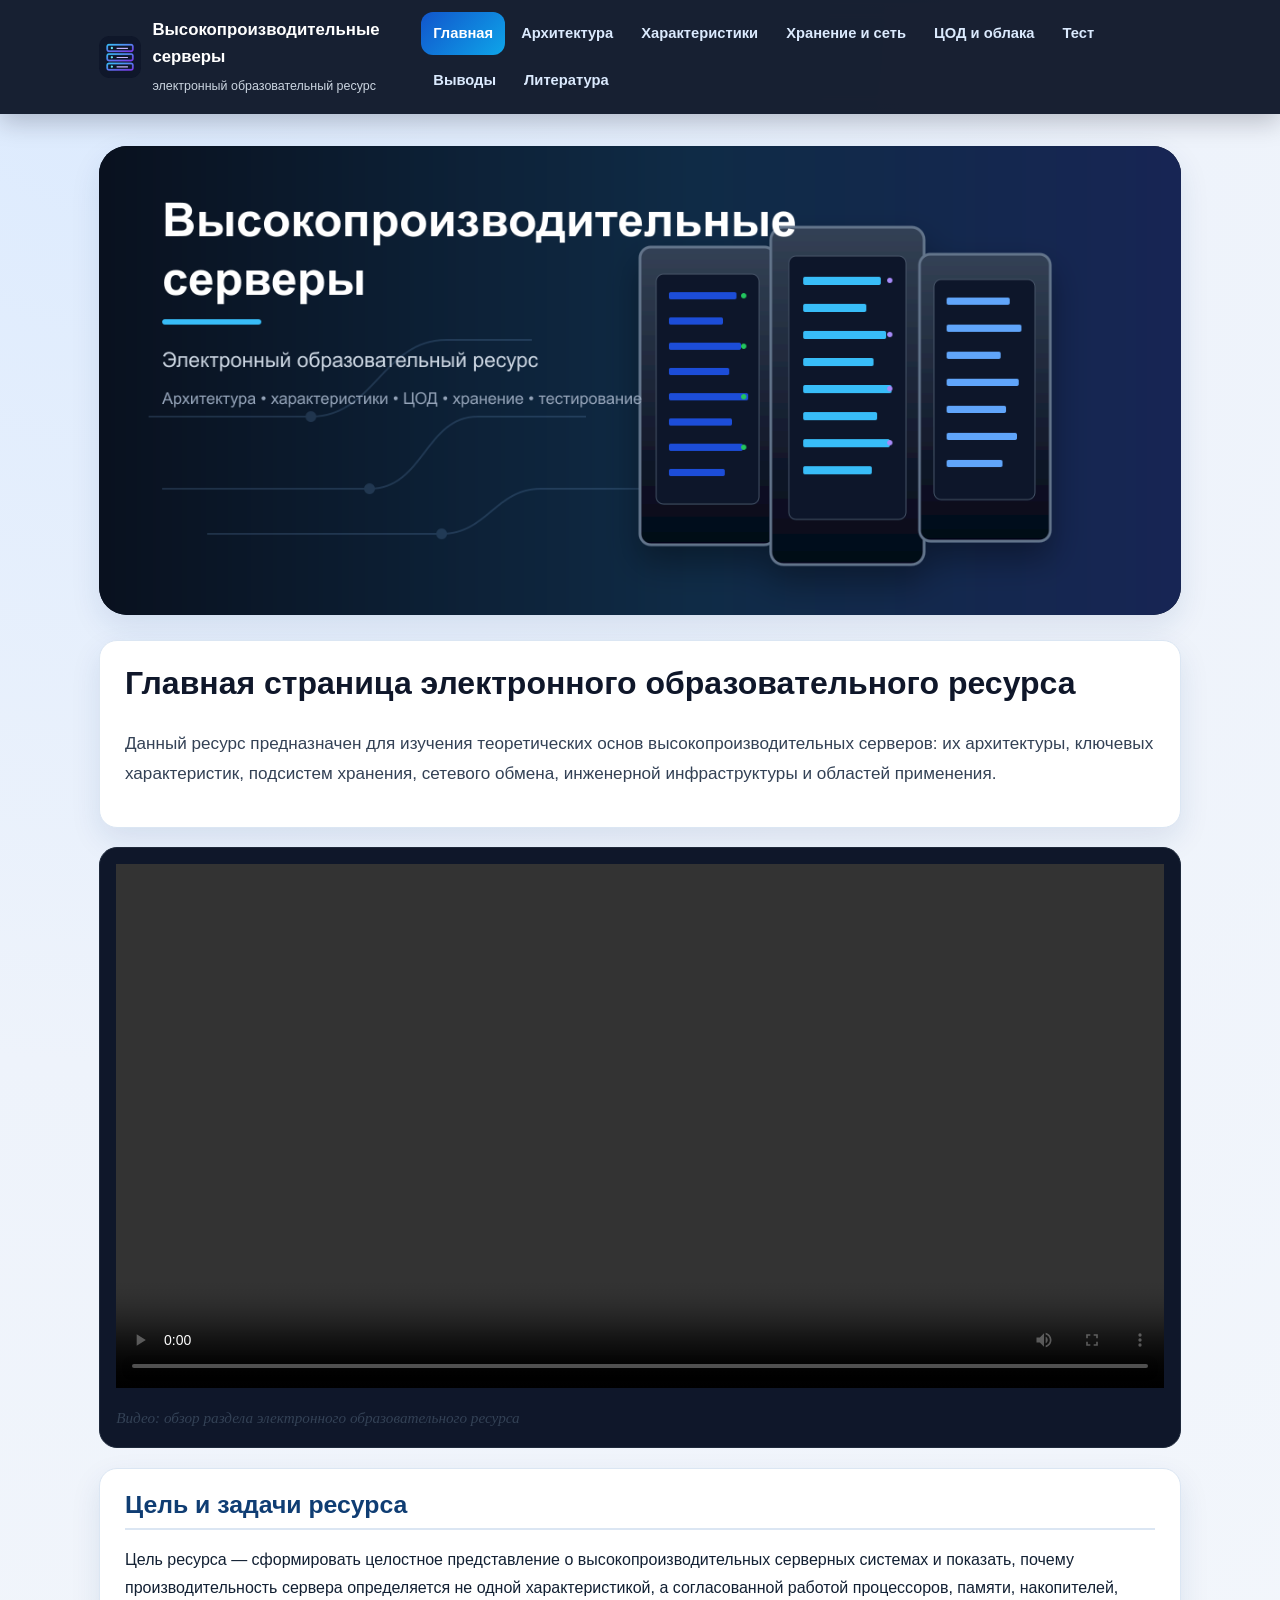
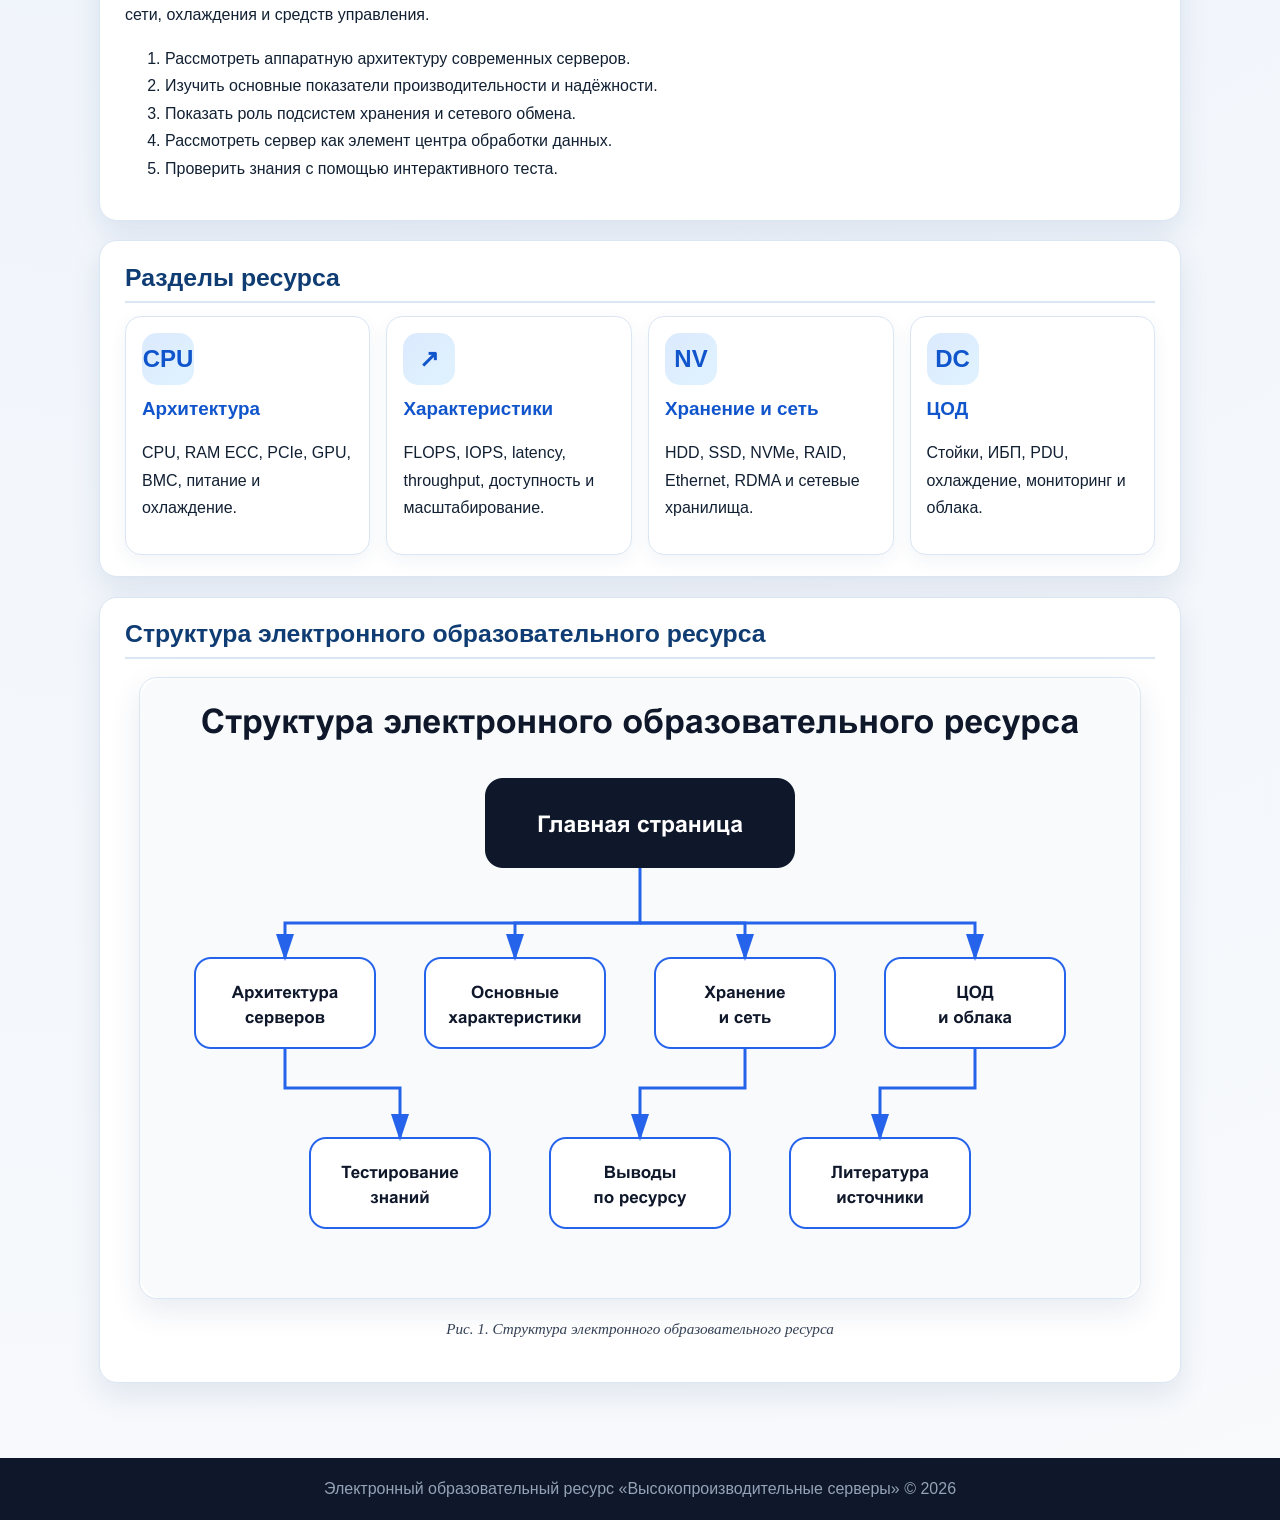
<file: index.html>
<!DOCTYPE html>
<html lang="ru">
<head>
  <meta charset="UTF-8">
  <meta name="viewport" content="width=device-width, initial-scale=1.0">
  <title>Главная — Высокопроизводительные серверы</title>
  <link rel="stylesheet" href="стили/стили.css">
</head>
<body>

<header class="site-header">
  <div class="header-inner">
    <a href="index.html" class="brand">
      <img src="изображения/логотип_сервер.png" alt="Логотип">
      <span>
        <span class="brand-title">Высокопроизводительные серверы</span><br>
        <span class="brand-sub">электронный образовательный ресурс</span>
      </span>
    </a>

    <button class="nav-toggle" aria-label="Меню">
      <span></span>
      <span></span>
      <span></span>
    </button>

    <nav class="main-nav">
      <ul>
        <li><a href="index.html">Главная</a></li>
        <li><a href="architecture.html">Архитектура</a></li>
        <li><a href="characteristics.html">Характеристики</a></li>
        <li><a href="storage-network.html">Хранение и сеть</a></li>
        <li><a href="datacenter-clouds.html">ЦОД и облака</a></li>
        <li><a href="test.html">Тест</a></li>
        <li><a href="conclusions.html">Выводы</a></li>
        <li><a href="literature.html">Литература</a></li>
      </ul>
    </nav>
  </div>
</header>

<main class="site-main">

  <div class="hero">
    <img src="изображения/главная_серверы.png" alt="Высокопроизводительные серверы">
  </div>

  <section class="section">
    <h1>Главная страница электронного образовательного ресурса</h1>
    <p class="lead">
      Данный ресурс предназначен для изучения теоретических основ высокопроизводительных серверов:
      их архитектуры, ключевых характеристик, подсистем хранения, сетевого обмена,
      инженерной инфраструктуры и областей применения.
    </p>
  </section>

<figure class="video-block">
  <video controls width="100%">
    <source src="видео/video1.mp4" type="video/mp4">
    Ваш браузер не поддерживает воспроизведение видео.
  </video>
  <figcaption>Видео: обзор раздела электронного образовательного ресурса</figcaption>
</figure>

  <section class="section">
    <h2>Цель и задачи ресурса</h2>
    <p>
      Цель ресурса — сформировать целостное представление о высокопроизводительных серверных системах
      и показать, почему производительность сервера определяется не одной характеристикой,
      а согласованной работой процессоров, памяти, накопителей, сети, охлаждения и средств управления.
    </p>

    <ol>
      <li>Рассмотреть аппаратную архитектуру современных серверов.</li>
      <li>Изучить основные показатели производительности и надёжности.</li>
      <li>Показать роль подсистем хранения и сетевого обмена.</li>
      <li>Рассмотреть сервер как элемент центра обработки данных.</li>
      <li>Проверить знания с помощью интерактивного теста.</li>
    </ol>
  </section>

  <section class="section">
    <h2>Разделы ресурса</h2>

    <div class="grid grid-4">
      <a class="card nav-card" href="architecture.html">
        <div class="card-icon">CPU</div>
        <h3>Архитектура</h3>
        <p>CPU, RAM ECC, PCIe, GPU, BMC, питание и охлаждение.</p>
      </a>

      <a class="card nav-card" href="characteristics.html">
        <div class="card-icon">↗</div>
        <h3>Характеристики</h3>
        <p>FLOPS, IOPS, latency, throughput, доступность и масштабирование.</p>
      </a>

      <a class="card nav-card" href="storage-network.html">
        <div class="card-icon">NV</div>
        <h3>Хранение и сеть</h3>
        <p>HDD, SSD, NVMe, RAID, Ethernet, RDMA и сетевые хранилища.</p>
      </a>

      <a class="card nav-card" href="datacenter-clouds.html">
        <div class="card-icon">DC</div>
        <h3>ЦОД</h3>
        <p>Стойки, ИБП, PDU, охлаждение, мониторинг и облака.</p>
      </a>
    </div>
  </section>

  <section class="section">
    <h2>Структура электронного образовательного ресурса</h2>

    <figure class="illustration">
      <img src="изображения/структура_ресурса.png" alt="Структура ресурса">
      <figcaption>Рис. 1. Структура электронного образовательного ресурса</figcaption>
    </figure>
  </section>

</main>

<footer class="site-footer">
  Электронный образовательный ресурс «Высокопроизводительные серверы» © 2026
</footer>

<button class="back-to-top" aria-label="Наверх">↑</button>

<script src="скрипты/сценарий.js"></script>

</body>
</html>
</file>
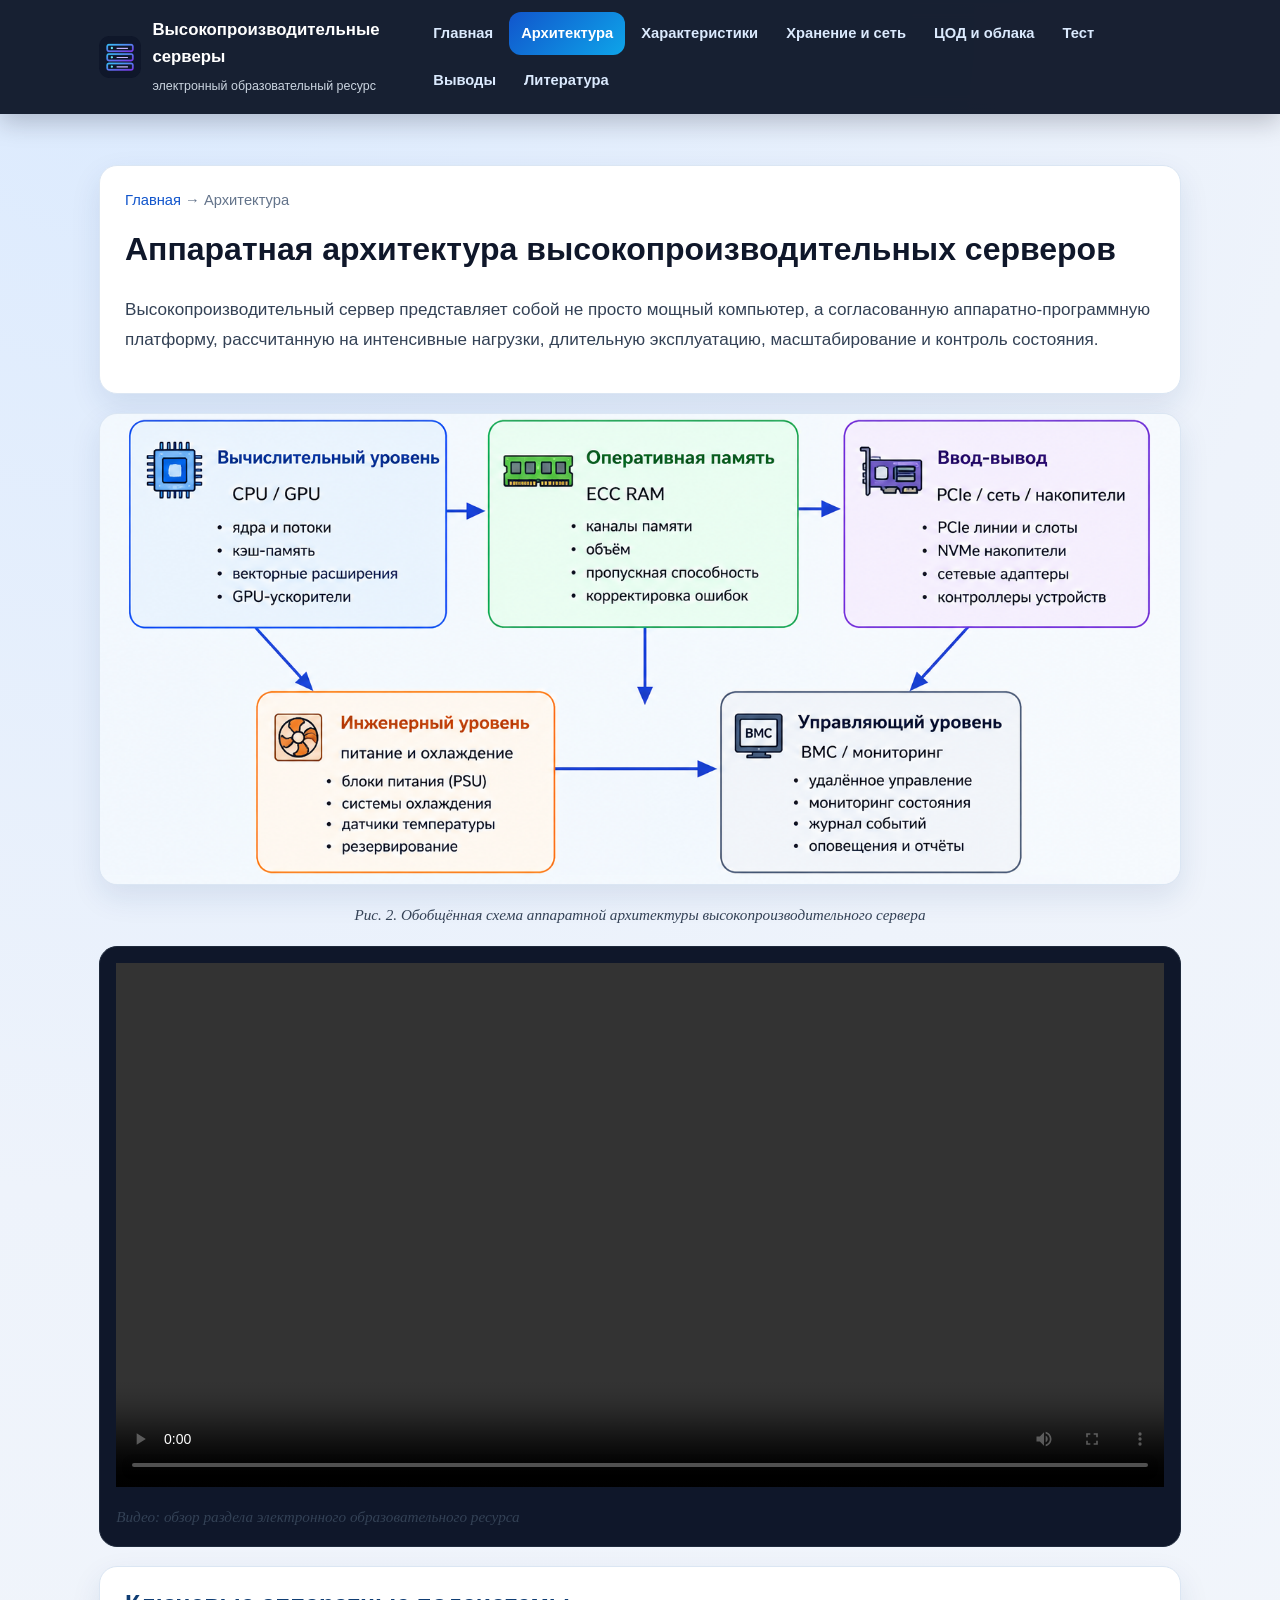
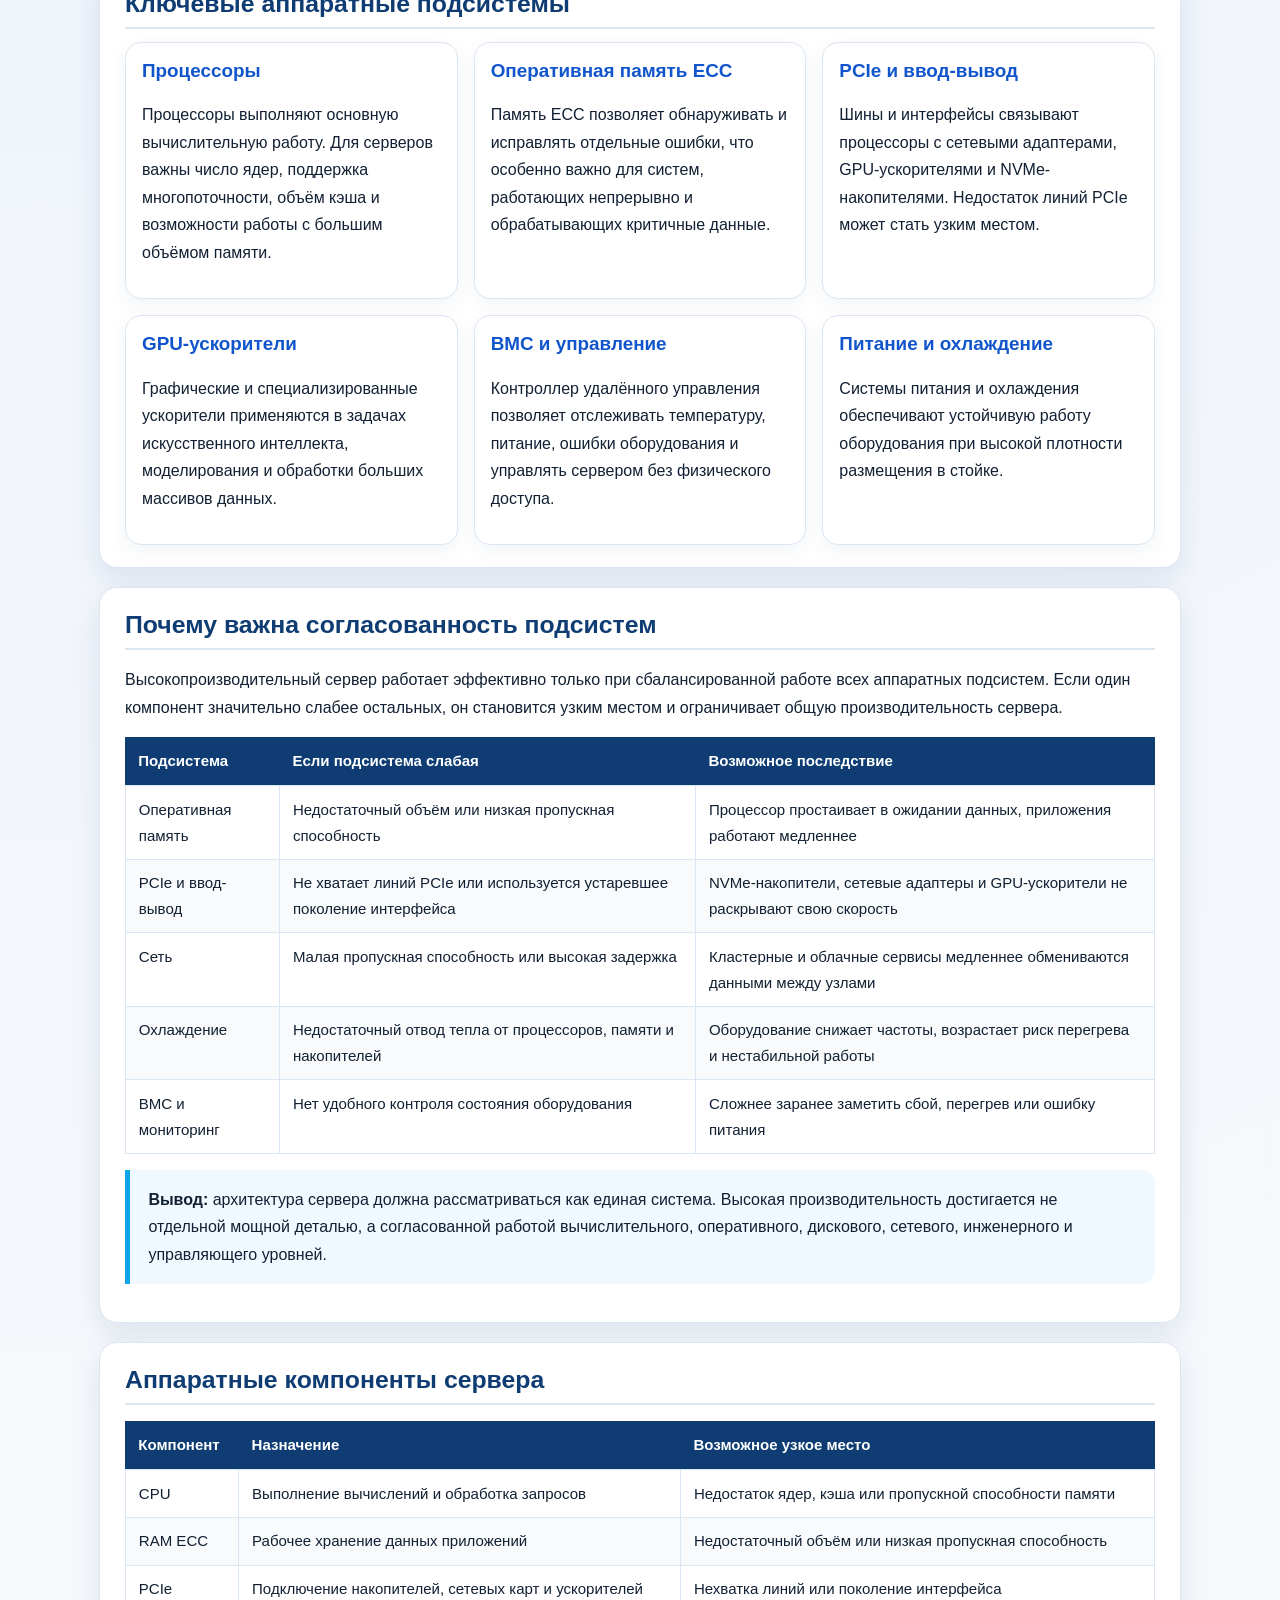
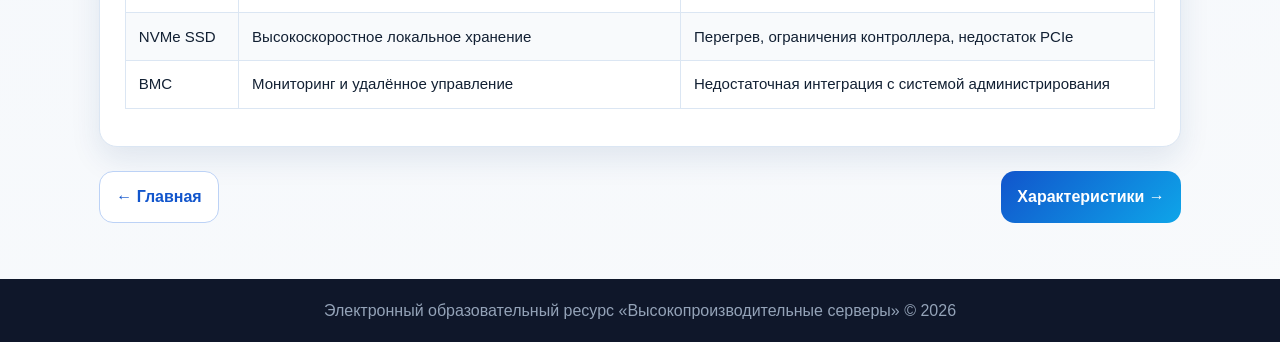
<file: architecture.html>
<!DOCTYPE html>
<html lang="ru">
<head>
  <meta charset="UTF-8">
  <meta name="viewport" content="width=device-width, initial-scale=1.0">
  <title>Архитектура — Высокопроизводительные серверы</title>
  <link rel="stylesheet" href="стили/стили.css">
</head>
<body>
<header class="site-header"><div class="header-inner">
  <a href="index.html" class="brand"><img src="изображения/логотип_сервер.png" alt="Логотип"><span><span class="brand-title">Высокопроизводительные серверы</span><br><span class="brand-sub">электронный образовательный ресурс</span></span></a>
  <button class="nav-toggle" aria-label="Меню"><span></span><span></span><span></span></button>
  <nav class="main-nav"><ul><li><a href="index.html">Главная</a></li><li><a href="architecture.html">Архитектура</a></li><li><a href="characteristics.html">Характеристики</a></li><li><a href="storage-network.html">Хранение и сеть</a></li><li><a href="datacenter-clouds.html">ЦОД и облака</a></li><li><a href="test.html">Тест</a></li><li><a href="conclusions.html">Выводы</a></li><li><a href="literature.html">Литература</a></li></ul></nav>
</div></header>
<main class="site-main">
<section class="section"><div class="breadcrumb"><a href="index.html">Главная</a> → Архитектура</div><h1>Аппаратная архитектура высокопроизводительных серверов</h1><p class="lead">Высокопроизводительный сервер представляет собой не просто мощный компьютер, а согласованную аппаратно-программную платформу, рассчитанную на интенсивные нагрузки, длительную эксплуатацию, масштабирование и контроль состояния.</p></section>
<figure class="illustration"><img src="изображения/схема_архитектуры.png" alt="Архитектура сервера"><figcaption>Рис. 2. Обобщённая схема аппаратной архитектуры высокопроизводительного сервера</figcaption></figure>
<figure class="video-block">
  <video controls width="100%">
    <source src="видео/video2.mp4" type="video/mp4">
    Ваш браузер не поддерживает воспроизведение видео.
  </video>
  <figcaption>Видео: обзор раздела электронного образовательного ресурса</figcaption>
</figure>
<section class="section"><h2>Ключевые аппаратные подсистемы</h2><div class="grid grid-3"><div class="card"><h3>Процессоры</h3><p>Процессоры выполняют основную вычислительную работу. Для серверов важны число ядер, поддержка многопоточности, объём кэша и возможности работы с большим объёмом памяти.</p></div><div class="card"><h3>Оперативная память ECC</h3><p>Память ECC позволяет обнаруживать и исправлять отдельные ошибки, что особенно важно для систем, работающих непрерывно и обрабатывающих критичные данные.</p></div><div class="card"><h3>PCIe и ввод-вывод</h3><p>Шины и интерфейсы связывают процессоры с сетевыми адаптерами, GPU-ускорителями и NVMe-накопителями. Недостаток линий PCIe может стать узким местом.</p></div><div class="card"><h3>GPU-ускорители</h3><p>Графические и специализированные ускорители применяются в задачах искусственного интеллекта, моделирования и обработки больших массивов данных.</p></div><div class="card"><h3>BMC и управление</h3><p>Контроллер удалённого управления позволяет отслеживать температуру, питание, ошибки оборудования и управлять сервером без физического доступа.</p></div><div class="card"><h3>Питание и охлаждение</h3><p>Системы питания и охлаждения обеспечивают устойчивую работу оборудования при высокой плотности размещения в стойке.</p></div></div></section>
<section class="section">
  <h2>Почему важна согласованность подсистем</h2>
  <p>Высокопроизводительный сервер работает эффективно только при сбалансированной работе всех аппаратных подсистем. Если один компонент значительно слабее остальных, он становится узким местом и ограничивает общую производительность сервера.</p>
  <div class="table-wrap">
    <table>
      <thead>
        <tr><th>Подсистема</th><th>Если подсистема слабая</th><th>Возможное последствие</th></tr>
      </thead>
      <tbody>
        <tr><td>Оперативная память</td><td>Недостаточный объём или низкая пропускная способность</td><td>Процессор простаивает в ожидании данных, приложения работают медленнее</td></tr>
        <tr><td>PCIe и ввод-вывод</td><td>Не хватает линий PCIe или используется устаревшее поколение интерфейса</td><td>NVMe-накопители, сетевые адаптеры и GPU-ускорители не раскрывают свою скорость</td></tr>
        <tr><td>Сеть</td><td>Малая пропускная способность или высокая задержка</td><td>Кластерные и облачные сервисы медленнее обмениваются данными между узлами</td></tr>
        <tr><td>Охлаждение</td><td>Недостаточный отвод тепла от процессоров, памяти и накопителей</td><td>Оборудование снижает частоты, возрастает риск перегрева и нестабильной работы</td></tr>
        <tr><td>BMC и мониторинг</td><td>Нет удобного контроля состояния оборудования</td><td>Сложнее заранее заметить сбой, перегрев или ошибку питания</td></tr>
      </tbody>
    </table>
  </div>
  <div class="note"><strong>Вывод:</strong> архитектура сервера должна рассматриваться как единая система. Высокая производительность достигается не отдельной мощной деталью, а согласованной работой вычислительного, оперативного, дискового, сетевого, инженерного и управляющего уровней.</div>
</section>

<section class="section"><h2>Аппаратные компоненты сервера</h2><div class="table-wrap"><table><thead><tr><th>Компонент</th><th>Назначение</th><th>Возможное узкое место</th></tr></thead><tbody><tr><td>CPU</td><td>Выполнение вычислений и обработка запросов</td><td>Недостаток ядер, кэша или пропускной способности памяти</td></tr><tr><td>RAM ECC</td><td>Рабочее хранение данных приложений</td><td>Недостаточный объём или низкая пропускная способность</td></tr><tr><td>PCIe</td><td>Подключение накопителей, сетевых карт и ускорителей</td><td>Нехватка линий или поколение интерфейса</td></tr><tr><td>NVMe SSD</td><td>Высокоскоростное локальное хранение</td><td>Перегрев, ограничения контроллера, недостаток PCIe</td></tr><tr><td>BMC</td><td>Мониторинг и удалённое управление</td><td>Недостаточная интеграция с системой администрирования</td></tr></tbody></table></div></section>
<div class="page-nav"><a class="btn secondary" href="index.html">← Главная</a><a class="btn" href="characteristics.html">Характеристики →</a></div>
</main>
<footer class="site-footer">Электронный образовательный ресурс «Высокопроизводительные серверы» © 2026</footer>
<button class="back-to-top" aria-label="Наверх">↑</button>
<script src="скрипты/сценарий.js"></script>

</body></html>
</file>
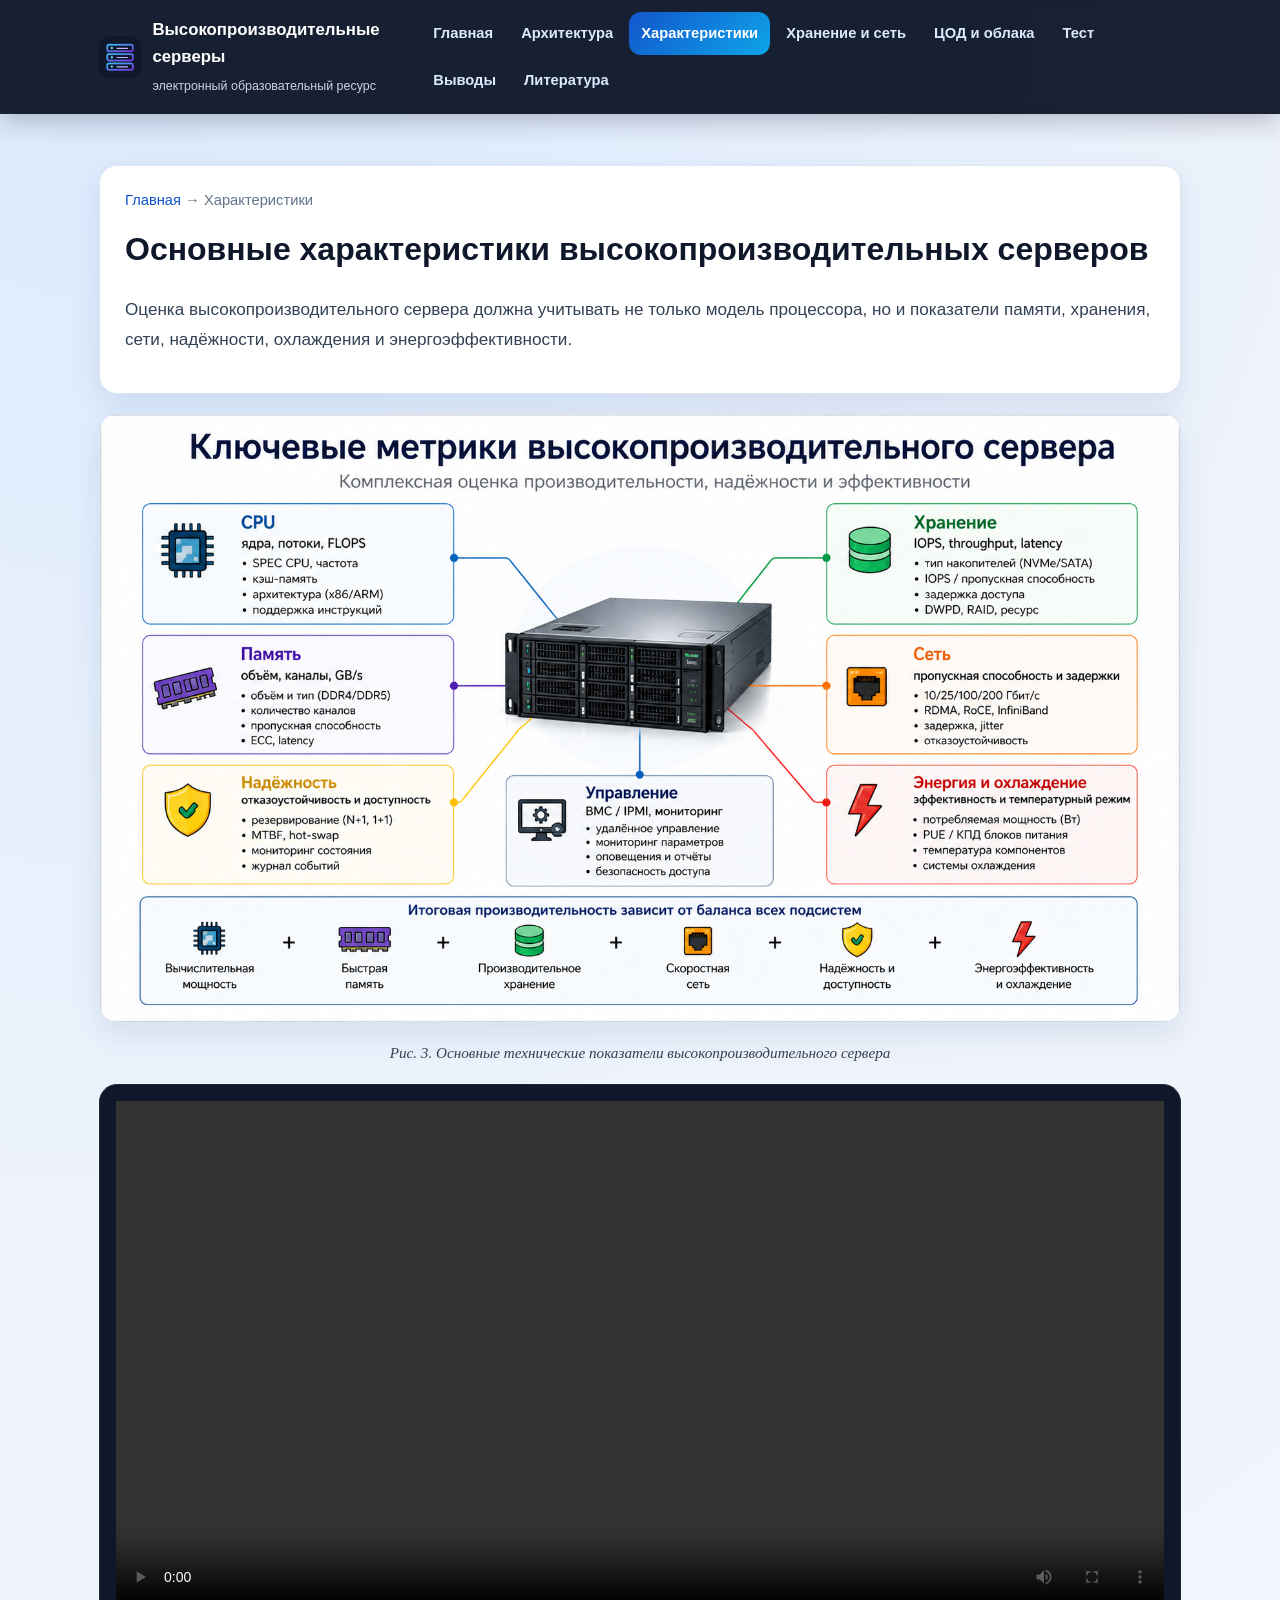
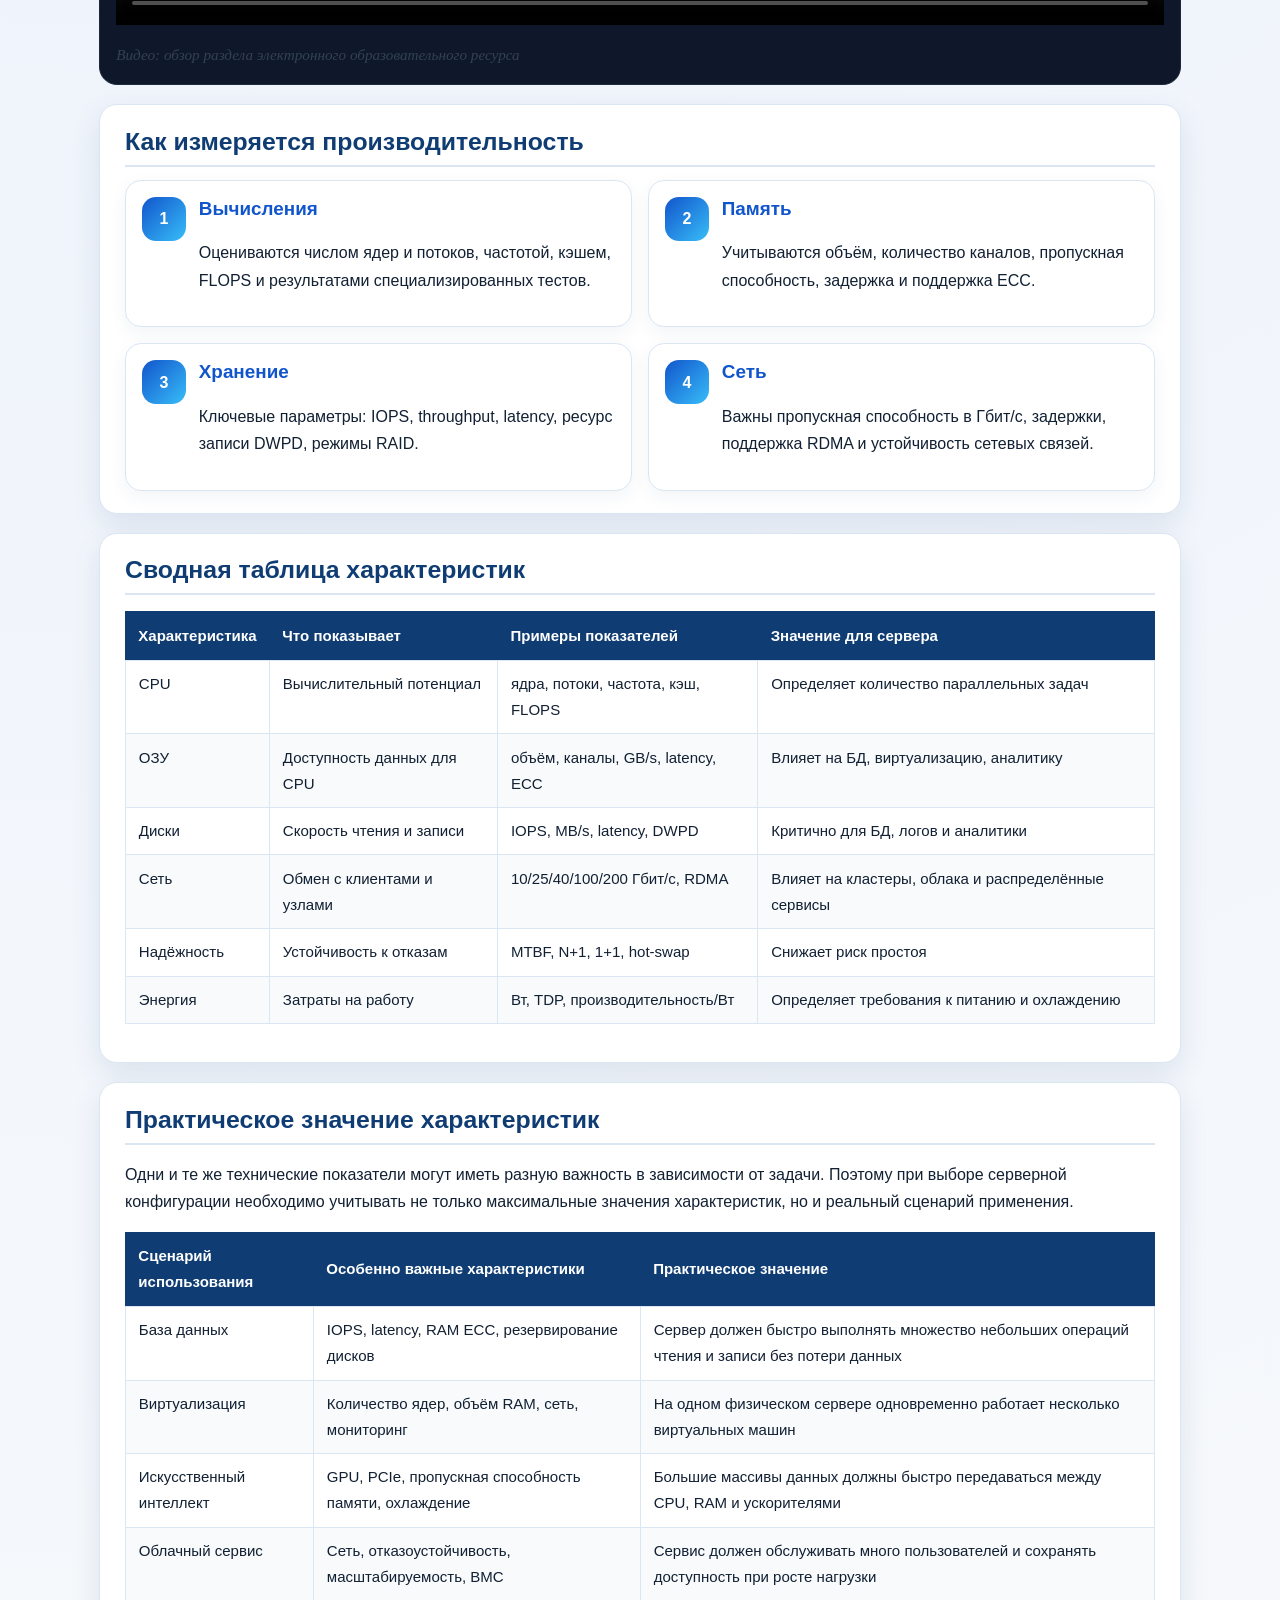
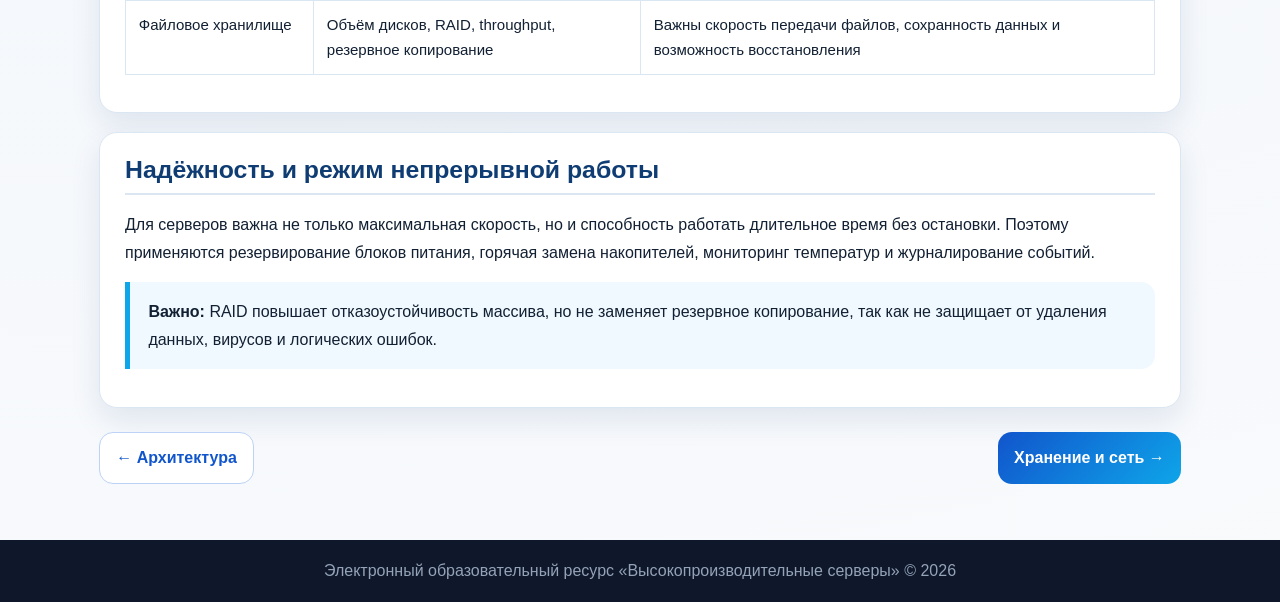
<file: characteristics.html>
<!DOCTYPE html>
<html lang="ru">
<head>
  <meta charset="UTF-8">
  <meta name="viewport" content="width=device-width, initial-scale=1.0">
  <title>Характеристики — Высокопроизводительные серверы</title>
  <link rel="stylesheet" href="стили/стили.css">
</head>
<body>
<header class="site-header"><div class="header-inner">
  <a href="index.html" class="brand"><img src="изображения/логотип_сервер.png" alt="Логотип"><span><span class="brand-title">Высокопроизводительные серверы</span><br><span class="brand-sub">электронный образовательный ресурс</span></span></a>
  <button class="nav-toggle" aria-label="Меню"><span></span><span></span><span></span></button>
  <nav class="main-nav"><ul><li><a href="index.html">Главная</a></li><li><a href="architecture.html">Архитектура</a></li><li><a href="characteristics.html">Характеристики</a></li><li><a href="storage-network.html">Хранение и сеть</a></li><li><a href="datacenter-clouds.html">ЦОД и облака</a></li><li><a href="test.html">Тест</a></li><li><a href="conclusions.html">Выводы</a></li><li><a href="literature.html">Литература</a></li></ul></nav>
</div></header>
<main class="site-main">
<section class="section"><div class="breadcrumb"><a href="index.html">Главная</a> → Характеристики</div><h1>Основные характеристики высокопроизводительных серверов</h1><p class="lead">Оценка высокопроизводительного сервера должна учитывать не только модель процессора, но и показатели памяти, хранения, сети, надёжности, охлаждения и энергоэффективности.</p></section>
<figure class="illustration"><img src="изображения/метрики_сервера.png" alt="Метрики сервера"><figcaption>Рис. 3. Основные технические показатели высокопроизводительного сервера</figcaption></figure>
<figure class="video-block">
  <video controls width="100%">
    <source src="видео/video3.mp4" type="video/mp4">
    Ваш браузер не поддерживает воспроизведение видео.
  </video>
  <figcaption>Видео: обзор раздела электронного образовательного ресурса</figcaption>
</figure>
<section class="section"><h2>Как измеряется производительность</h2><div class="grid grid-2"><div class="card metric"><div class="metric-num">1</div><div><h3>Вычисления</h3><p>Оцениваются числом ядер и потоков, частотой, кэшем, FLOPS и результатами специализированных тестов.</p></div></div><div class="card metric"><div class="metric-num">2</div><div><h3>Память</h3><p>Учитываются объём, количество каналов, пропускная способность, задержка и поддержка ECC.</p></div></div><div class="card metric"><div class="metric-num">3</div><div><h3>Хранение</h3><p>Ключевые параметры: IOPS, throughput, latency, ресурс записи DWPD, режимы RAID.</p></div></div><div class="card metric"><div class="metric-num">4</div><div><h3>Сеть</h3><p>Важны пропускная способность в Гбит/с, задержки, поддержка RDMA и устойчивость сетевых связей.</p></div></div></div></section>
<section class="section"><h2>Сводная таблица характеристик</h2><div class="table-wrap"><table><thead><tr><th>Характеристика</th><th>Что показывает</th><th>Примеры показателей</th><th>Значение для сервера</th></tr></thead><tbody><tr><td>CPU</td><td>Вычислительный потенциал</td><td>ядра, потоки, частота, кэш, FLOPS</td><td>Определяет количество параллельных задач</td></tr><tr><td>ОЗУ</td><td>Доступность данных для CPU</td><td>объём, каналы, GB/s, latency, ECC</td><td>Влияет на БД, виртуализацию, аналитику</td></tr><tr><td>Диски</td><td>Скорость чтения и записи</td><td>IOPS, MB/s, latency, DWPD</td><td>Критично для БД, логов и аналитики</td></tr><tr><td>Сеть</td><td>Обмен с клиентами и узлами</td><td>10/25/40/100/200 Гбит/с, RDMA</td><td>Влияет на кластеры, облака и распределённые сервисы</td></tr><tr><td>Надёжность</td><td>Устойчивость к отказам</td><td>MTBF, N+1, 1+1, hot-swap</td><td>Снижает риск простоя</td></tr><tr><td>Энергия</td><td>Затраты на работу</td><td>Вт, TDP, производительность/Вт</td><td>Определяет требования к питанию и охлаждению</td></tr></tbody></table></div></section>
<section class="section">
  <h2>Практическое значение характеристик</h2>
  <p>Одни и те же технические показатели могут иметь разную важность в зависимости от задачи. Поэтому при выборе серверной конфигурации необходимо учитывать не только максимальные значения характеристик, но и реальный сценарий применения.</p>
  <div class="table-wrap">
    <table>
      <thead>
        <tr><th>Сценарий использования</th><th>Особенно важные характеристики</th><th>Практическое значение</th></tr>
      </thead>
      <tbody>
        <tr><td>База данных</td><td>IOPS, latency, RAM ECC, резервирование дисков</td><td>Сервер должен быстро выполнять множество небольших операций чтения и записи без потери данных</td></tr>
        <tr><td>Виртуализация</td><td>Количество ядер, объём RAM, сеть, мониторинг</td><td>На одном физическом сервере одновременно работает несколько виртуальных машин</td></tr>
        <tr><td>Искусственный интеллект</td><td>GPU, PCIe, пропускная способность памяти, охлаждение</td><td>Большие массивы данных должны быстро передаваться между CPU, RAM и ускорителями</td></tr>
        <tr><td>Облачный сервис</td><td>Сеть, отказоустойчивость, масштабируемость, BMC</td><td>Сервис должен обслуживать много пользователей и сохранять доступность при росте нагрузки</td></tr>
        <tr><td>Файловое хранилище</td><td>Объём дисков, RAID, throughput, резервное копирование</td><td>Важны скорость передачи файлов, сохранность данных и возможность восстановления</td></tr>
      </tbody>
    </table>
  </div>
</section>

<section class="section"><h2>Надёжность и режим непрерывной работы</h2><p>Для серверов важна не только максимальная скорость, но и способность работать длительное время без остановки. Поэтому применяются резервирование блоков питания, горячая замена накопителей, мониторинг температур и журналирование событий.</p><div class="note"><strong>Важно:</strong> RAID повышает отказоустойчивость массива, но не заменяет резервное копирование, так как не защищает от удаления данных, вирусов и логических ошибок.</div></section>
<div class="page-nav"><a class="btn secondary" href="architecture.html">← Архитектура</a><a class="btn" href="storage-network.html">Хранение и сеть →</a></div>
</main>
<footer class="site-footer">Электронный образовательный ресурс «Высокопроизводительные серверы» © 2026</footer>
<button class="back-to-top" aria-label="Наверх">↑</button>
<script src="скрипты/сценарий.js"></script>

</body></html>
</file>
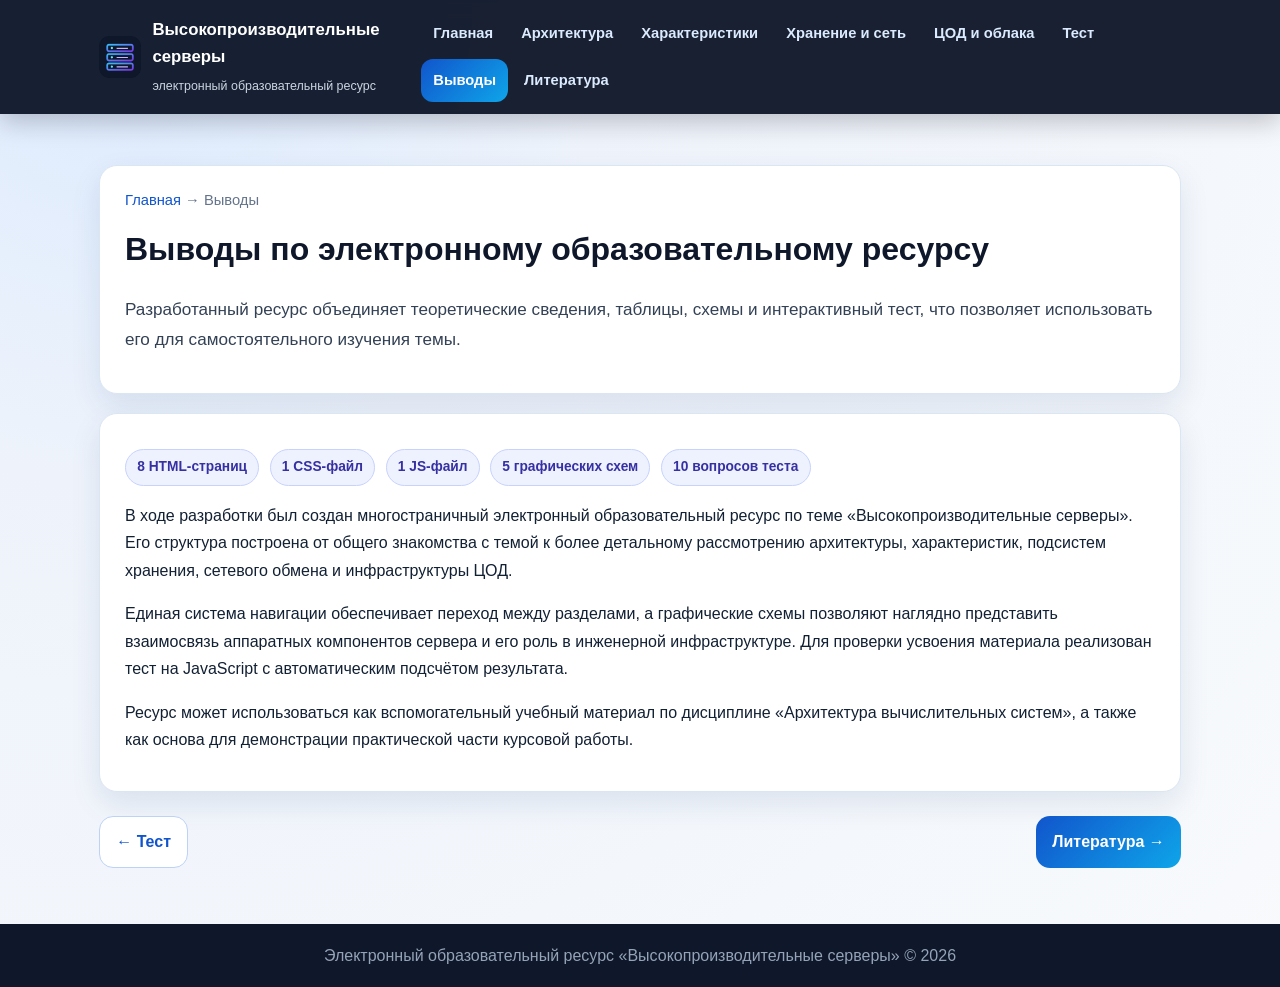
<file: conclusions.html>
<!DOCTYPE html>
<html lang="ru">
<head>
  <meta charset="UTF-8">
  <meta name="viewport" content="width=device-width, initial-scale=1.0">
  <title>Выводы — Высокопроизводительные серверы</title>
  <link rel="stylesheet" href="стили/стили.css">
</head>
<body>
<header class="site-header"><div class="header-inner">
  <a href="index.html" class="brand"><img src="изображения/логотип_сервер.png" alt="Логотип"><span><span class="brand-title">Высокопроизводительные серверы</span><br><span class="brand-sub">электронный образовательный ресурс</span></span></a>
  <button class="nav-toggle" aria-label="Меню"><span></span><span></span><span></span></button>
  <nav class="main-nav"><ul><li><a href="index.html">Главная</a></li><li><a href="architecture.html">Архитектура</a></li><li><a href="characteristics.html">Характеристики</a></li><li><a href="storage-network.html">Хранение и сеть</a></li><li><a href="datacenter-clouds.html">ЦОД и облака</a></li><li><a href="test.html">Тест</a></li><li><a href="conclusions.html">Выводы</a></li><li><a href="literature.html">Литература</a></li></ul></nav>
</div></header>
<main class="site-main">
<section class="section"><div class="breadcrumb"><a href="index.html">Главная</a> → Выводы</div><h1>Выводы по электронному образовательному ресурсу</h1><p class="lead">Разработанный ресурс объединяет теоретические сведения, таблицы, схемы и интерактивный тест, что позволяет использовать его для самостоятельного изучения темы.</p></section>
<section class="section"><div class="status-row"><span class="pill">8 HTML-страниц</span><span class="pill">1 CSS-файл</span><span class="pill">1 JS-файл</span><span class="pill">5 графических схем</span><span class="pill">10 вопросов теста</span></div><p>В ходе разработки был создан многостраничный электронный образовательный ресурс по теме «Высокопроизводительные серверы». Его структура построена от общего знакомства с темой к более детальному рассмотрению архитектуры, характеристик, подсистем хранения, сетевого обмена и инфраструктуры ЦОД.</p><p>Единая система навигации обеспечивает переход между разделами, а графические схемы позволяют наглядно представить взаимосвязь аппаратных компонентов сервера и его роль в инженерной инфраструктуре. Для проверки усвоения материала реализован тест на JavaScript с автоматическим подсчётом результата.</p><p>Ресурс может использоваться как вспомогательный учебный материал по дисциплине «Архитектура вычислительных систем», а также как основа для демонстрации практической части курсовой работы.</p></section>
<div class="page-nav"><a class="btn secondary" href="test.html">← Тест</a><a class="btn" href="literature.html">Литература →</a></div>
</main>
<footer class="site-footer">Электронный образовательный ресурс «Высокопроизводительные серверы» © 2026</footer>
<button class="back-to-top" aria-label="Наверх">↑</button>
<script src="скрипты/сценарий.js"></script>

</body></html>
</file>
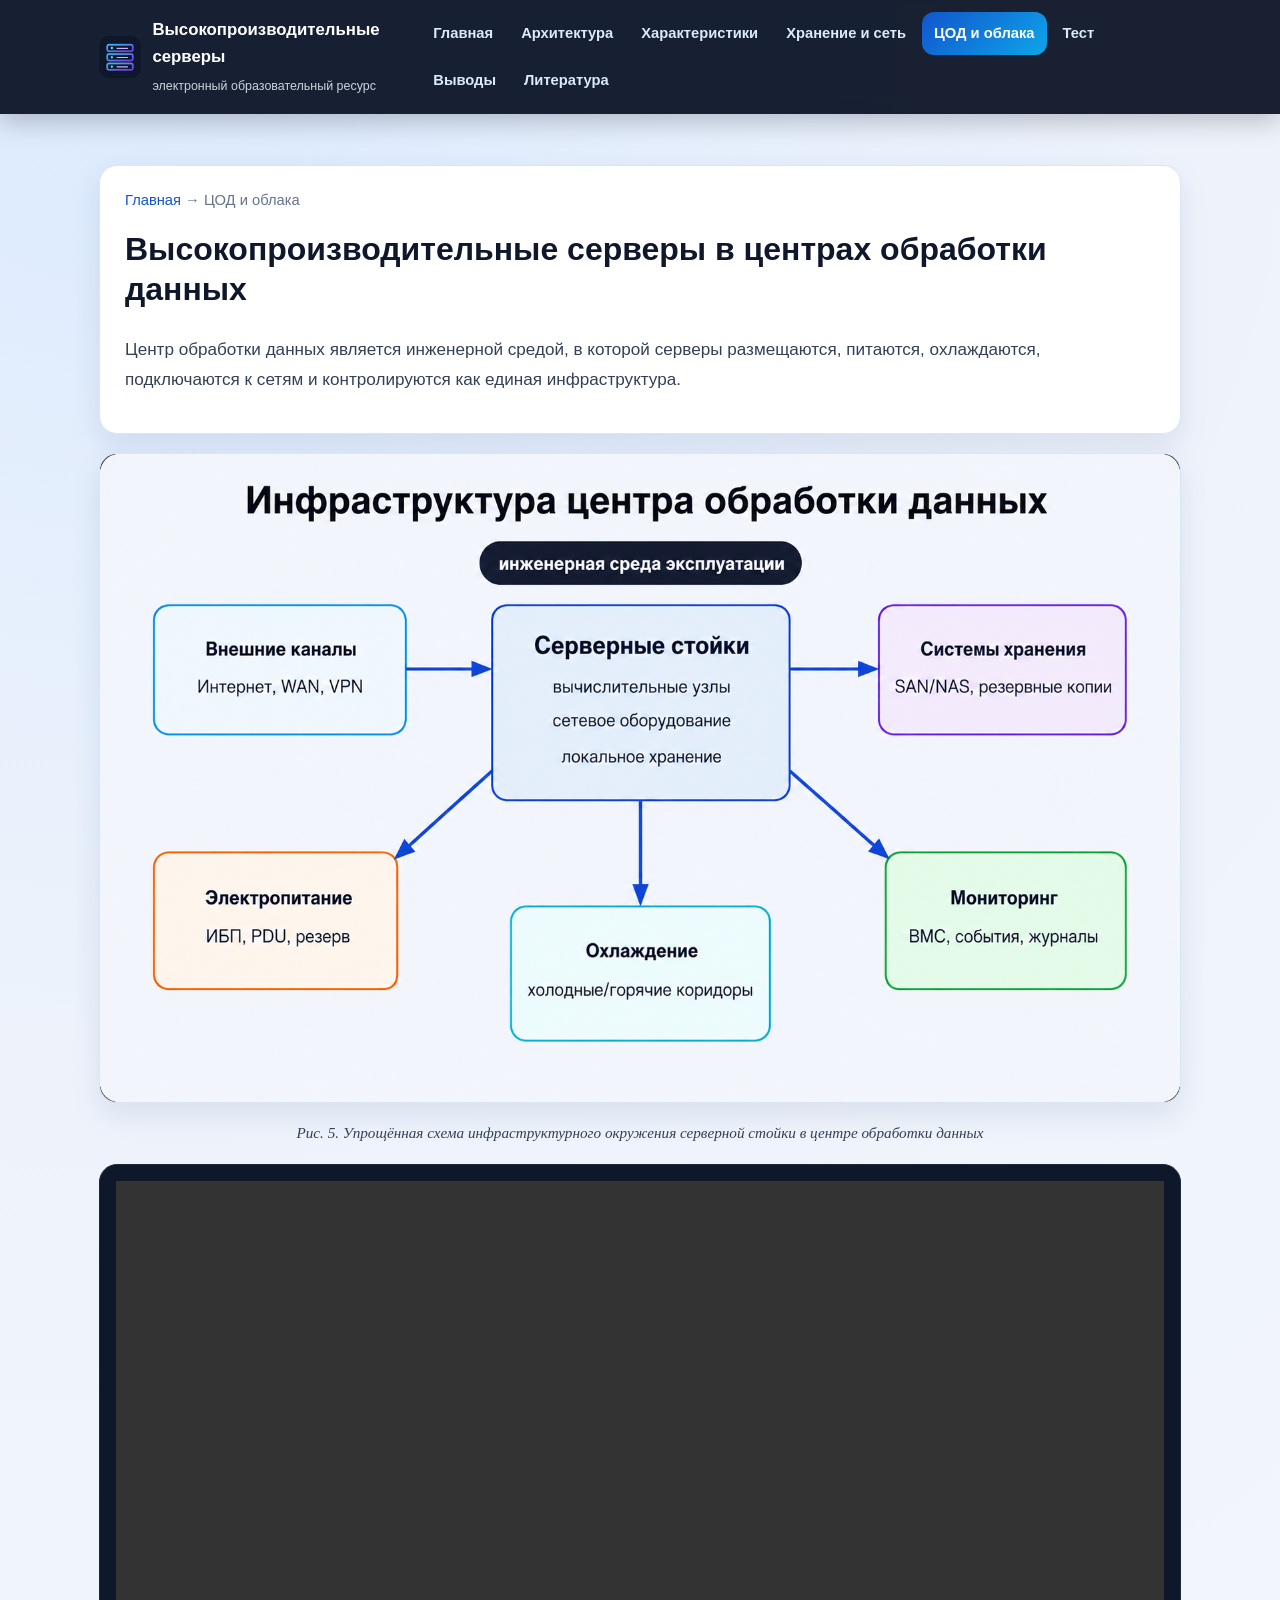
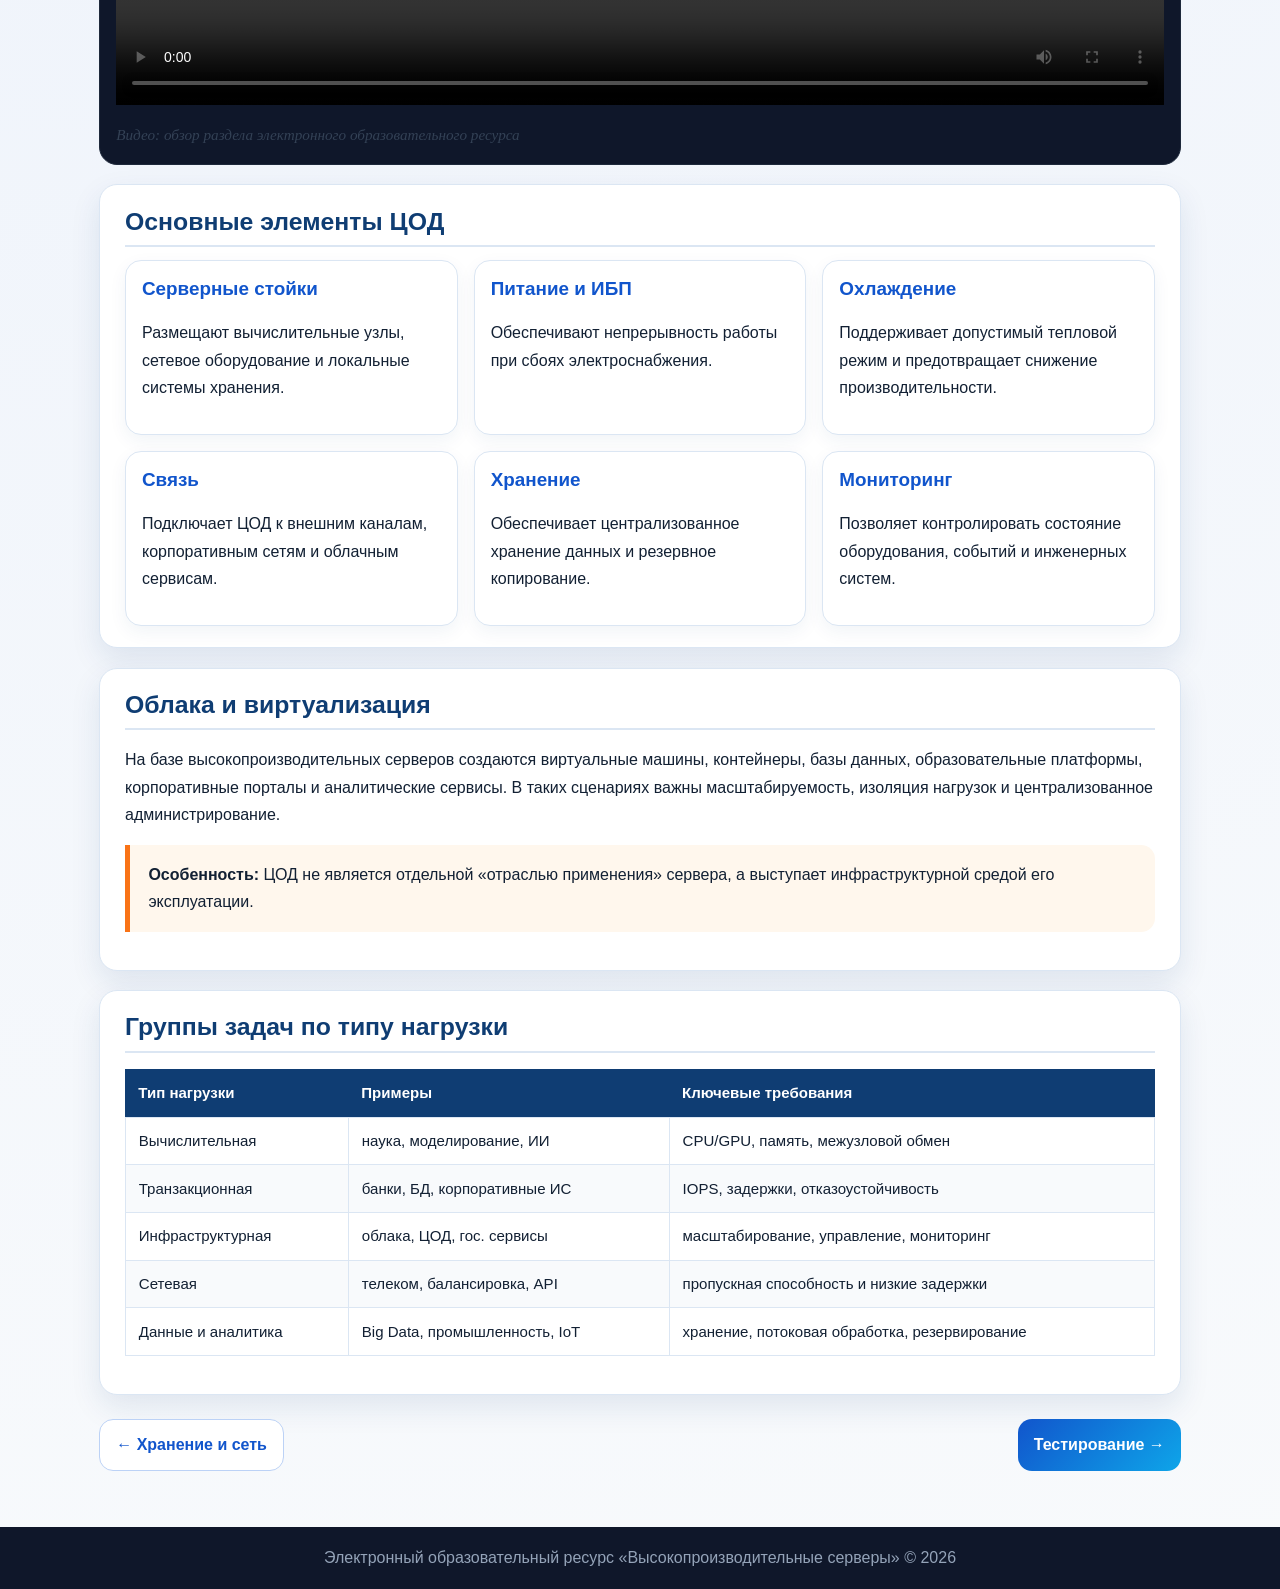
<file: datacenter-clouds.html>
<!DOCTYPE html>
<html lang="ru">
<head>
  <meta charset="UTF-8">
  <meta name="viewport" content="width=device-width, initial-scale=1.0">
  <title>ЦОД и облака — Высокопроизводительные серверы</title>
  <link rel="stylesheet" href="стили/стили.css">
</head>
<body>
<header class="site-header"><div class="header-inner">
  <a href="index.html" class="brand"><img src="изображения/логотип_сервер.png" alt="Логотип"><span><span class="brand-title">Высокопроизводительные серверы</span><br><span class="brand-sub">электронный образовательный ресурс</span></span></a>
  <button class="nav-toggle" aria-label="Меню"><span></span><span></span><span></span></button>
  <nav class="main-nav"><ul><li><a href="index.html">Главная</a></li><li><a href="architecture.html">Архитектура</a></li><li><a href="characteristics.html">Характеристики</a></li><li><a href="storage-network.html">Хранение и сеть</a></li><li><a href="datacenter-clouds.html">ЦОД и облака</a></li><li><a href="test.html">Тест</a></li><li><a href="conclusions.html">Выводы</a></li><li><a href="literature.html">Литература</a></li></ul></nav>
</div></header>
<main class="site-main">
<section class="section"><div class="breadcrumb"><a href="index.html">Главная</a> → ЦОД и облака</div><h1>Высокопроизводительные серверы в центрах обработки данных</h1><p class="lead">Центр обработки данных является инженерной средой, в которой серверы размещаются, питаются, охлаждаются, подключаются к сетям и контролируются как единая инфраструктура.</p></section>
<figure class="illustration"><img src="изображения/инфраструктура_цод.png" alt="ЦОД"><figcaption>Рис. 5. Упрощённая схема инфраструктурного окружения серверной стойки в центре обработки данных</figcaption></figure>
<figure class="video-block">
  <video controls width="100%">
    <source src="видео/video5.mp4" type="video/mp4">
    Ваш браузер не поддерживает воспроизведение видео.
  </video>
  <figcaption>Видео: обзор раздела электронного образовательного ресурса</figcaption>
</figure>
<section class="section"><h2>Основные элементы ЦОД</h2><div class="grid grid-3"><div class="card"><h3>Серверные стойки</h3><p>Размещают вычислительные узлы, сетевое оборудование и локальные системы хранения.</p></div><div class="card"><h3>Питание и ИБП</h3><p>Обеспечивают непрерывность работы при сбоях электроснабжения.</p></div><div class="card"><h3>Охлаждение</h3><p>Поддерживает допустимый тепловой режим и предотвращает снижение производительности.</p></div><div class="card"><h3>Связь</h3><p>Подключает ЦОД к внешним каналам, корпоративным сетям и облачным сервисам.</p></div><div class="card"><h3>Хранение</h3><p>Обеспечивает централизованное хранение данных и резервное копирование.</p></div><div class="card"><h3>Мониторинг</h3><p>Позволяет контролировать состояние оборудования, событий и инженерных систем.</p></div></div></section>
<section class="section"><h2>Облака и виртуализация</h2><p>На базе высокопроизводительных серверов создаются виртуальные машины, контейнеры, базы данных, образовательные платформы, корпоративные порталы и аналитические сервисы. В таких сценариях важны масштабируемость, изоляция нагрузок и централизованное администрирование.</p><div class="warning"><strong>Особенность:</strong> ЦОД не является отдельной «отраслью применения» сервера, а выступает инфраструктурной средой его эксплуатации.</div></section>
<section class="section"><h2>Группы задач по типу нагрузки</h2><div class="table-wrap"><table><thead><tr><th>Тип нагрузки</th><th>Примеры</th><th>Ключевые требования</th></tr></thead><tbody><tr><td>Вычислительная</td><td>наука, моделирование, ИИ</td><td>CPU/GPU, память, межузловой обмен</td></tr><tr><td>Транзакционная</td><td>банки, БД, корпоративные ИС</td><td>IOPS, задержки, отказоустойчивость</td></tr><tr><td>Инфраструктурная</td><td>облака, ЦОД, гос. сервисы</td><td>масштабирование, управление, мониторинг</td></tr><tr><td>Сетевая</td><td>телеком, балансировка, API</td><td>пропускная способность и низкие задержки</td></tr><tr><td>Данные и аналитика</td><td>Big Data, промышленность, IoT</td><td>хранение, потоковая обработка, резервирование</td></tr></tbody></table></div></section>
<div class="page-nav"><a class="btn secondary" href="storage-network.html">← Хранение и сеть</a><a class="btn" href="test.html">Тестирование →</a></div>
</main>
<footer class="site-footer">Электронный образовательный ресурс «Высокопроизводительные серверы» © 2026</footer>
<button class="back-to-top" aria-label="Наверх">↑</button>
<script src="скрипты/сценарий.js"></script>

</body></html>
</file>
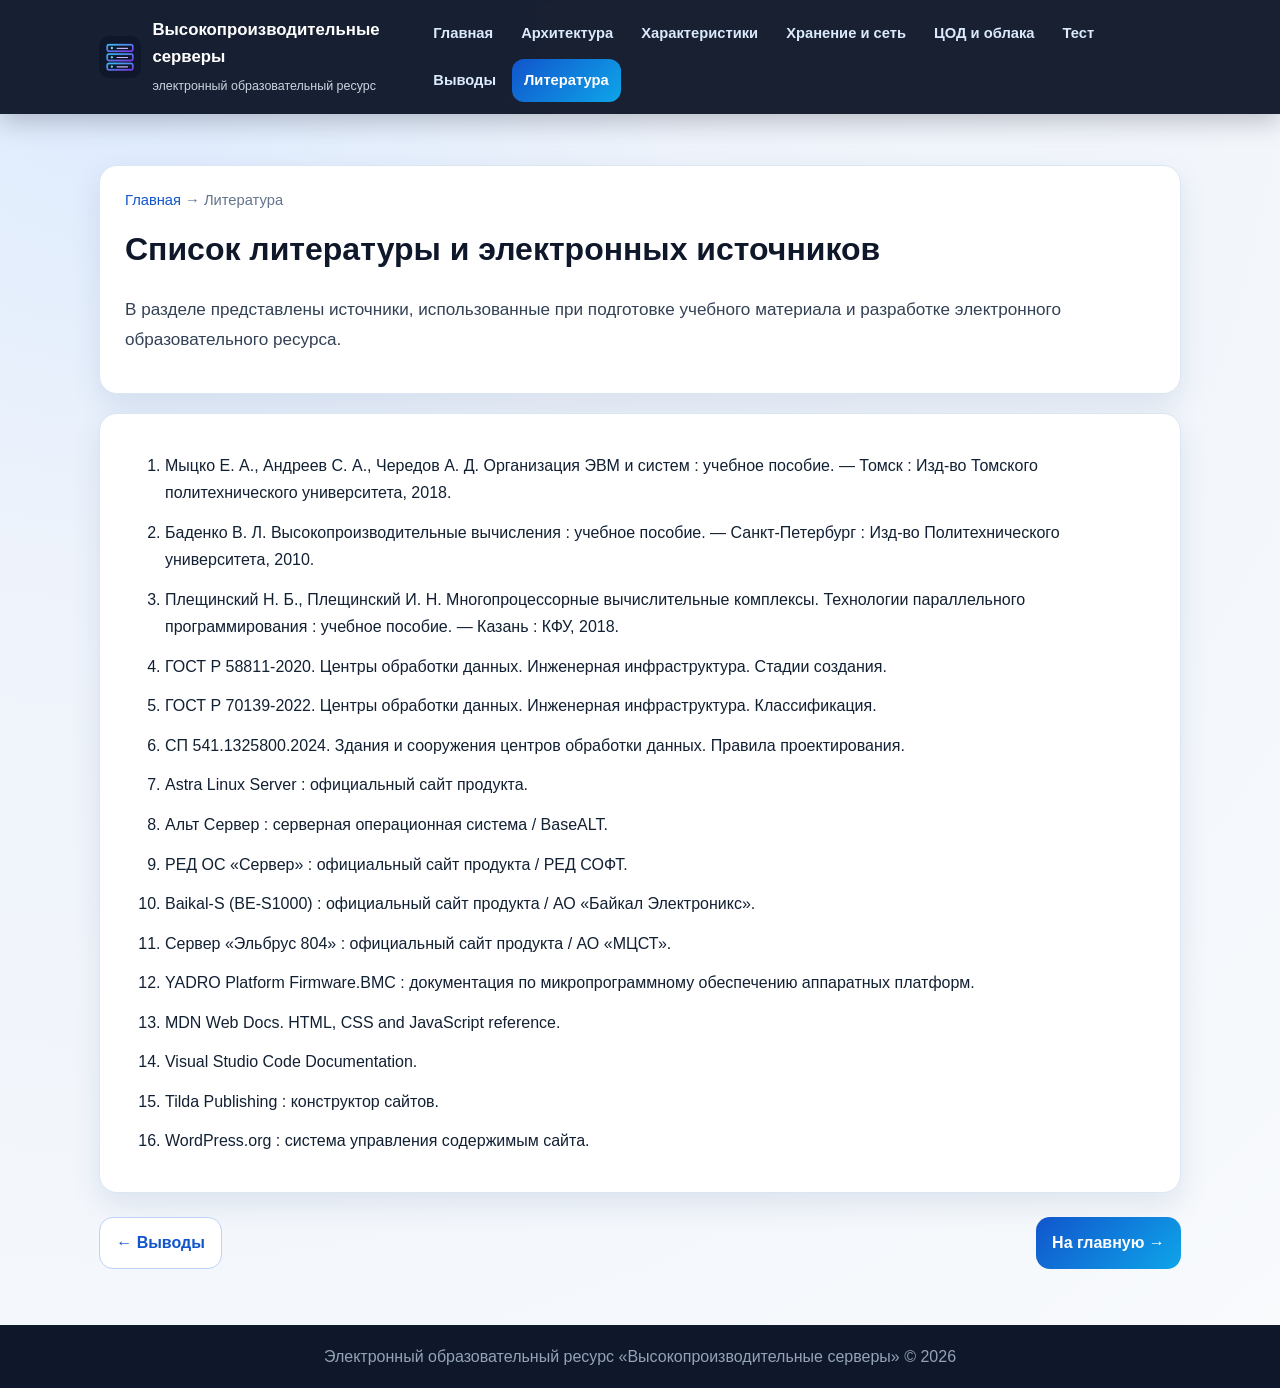
<file: literature.html>
<!DOCTYPE html>
<html lang="ru">
<head>
  <meta charset="UTF-8">
  <meta name="viewport" content="width=device-width, initial-scale=1.0">
  <title>Литература — Высокопроизводительные серверы</title>
  <link rel="stylesheet" href="стили/стили.css">
</head>
<body>
<header class="site-header"><div class="header-inner">
  <a href="index.html" class="brand"><img src="изображения/логотип_сервер.png" alt="Логотип"><span><span class="brand-title">Высокопроизводительные серверы</span><br><span class="brand-sub">электронный образовательный ресурс</span></span></a>
  <button class="nav-toggle" aria-label="Меню"><span></span><span></span><span></span></button>
  <nav class="main-nav"><ul><li><a href="index.html">Главная</a></li><li><a href="architecture.html">Архитектура</a></li><li><a href="characteristics.html">Характеристики</a></li><li><a href="storage-network.html">Хранение и сеть</a></li><li><a href="datacenter-clouds.html">ЦОД и облака</a></li><li><a href="test.html">Тест</a></li><li><a href="conclusions.html">Выводы</a></li><li><a href="literature.html">Литература</a></li></ul></nav>
</div></header>
<main class="site-main">
<section class="section"><div class="breadcrumb"><a href="index.html">Главная</a> → Литература</div><h1>Список литературы и электронных источников</h1><p class="lead">В разделе представлены источники, использованные при подготовке учебного материала и разработке электронного образовательного ресурса.</p></section>
<section class="section"><ol class="ref-list"><li>Мыцко Е. А., Андреев С. А., Чередов А. Д. Организация ЭВМ и систем : учебное пособие. — Томск : Изд-во Томского политехнического университета, 2018.</li><li>Баденко В. Л. Высокопроизводительные вычисления : учебное пособие. — Санкт-Петербург : Изд-во Политехнического университета, 2010.</li><li>Плещинский Н. Б., Плещинский И. Н. Многопроцессорные вычислительные комплексы. Технологии параллельного программирования : учебное пособие. — Казань : КФУ, 2018.</li><li>ГОСТ Р 58811-2020. Центры обработки данных. Инженерная инфраструктура. Стадии создания.</li><li>ГОСТ Р 70139-2022. Центры обработки данных. Инженерная инфраструктура. Классификация.</li><li>СП 541.1325800.2024. Здания и сооружения центров обработки данных. Правила проектирования.</li><li>Astra Linux Server : официальный сайт продукта.</li><li>Альт Сервер : серверная операционная система / BaseALT.</li><li>РЕД ОС «Сервер» : официальный сайт продукта / РЕД СОФТ.</li><li>Baikal-S (BE-S1000) : официальный сайт продукта / АО «Байкал Электроникс».</li><li>Сервер «Эльбрус 804» : официальный сайт продукта / АО «МЦСТ».</li><li>YADRO Platform Firmware.BMC : документация по микропрограммному обеспечению аппаратных платформ.</li><li>MDN Web Docs. HTML, CSS and JavaScript reference.</li><li>Visual Studio Code Documentation.</li><li>Tilda Publishing : конструктор сайтов.</li><li>WordPress.org : система управления содержимым сайта.</li></ol></section>
<div class="page-nav"><a class="btn secondary" href="conclusions.html">← Выводы</a><a class="btn" href="index.html">На главную →</a></div>
</main>
<footer class="site-footer">Электронный образовательный ресурс «Высокопроизводительные серверы» © 2026</footer>
<button class="back-to-top" aria-label="Наверх">↑</button>
<script src="скрипты/сценарий.js"></script>

</body></html>
</file>
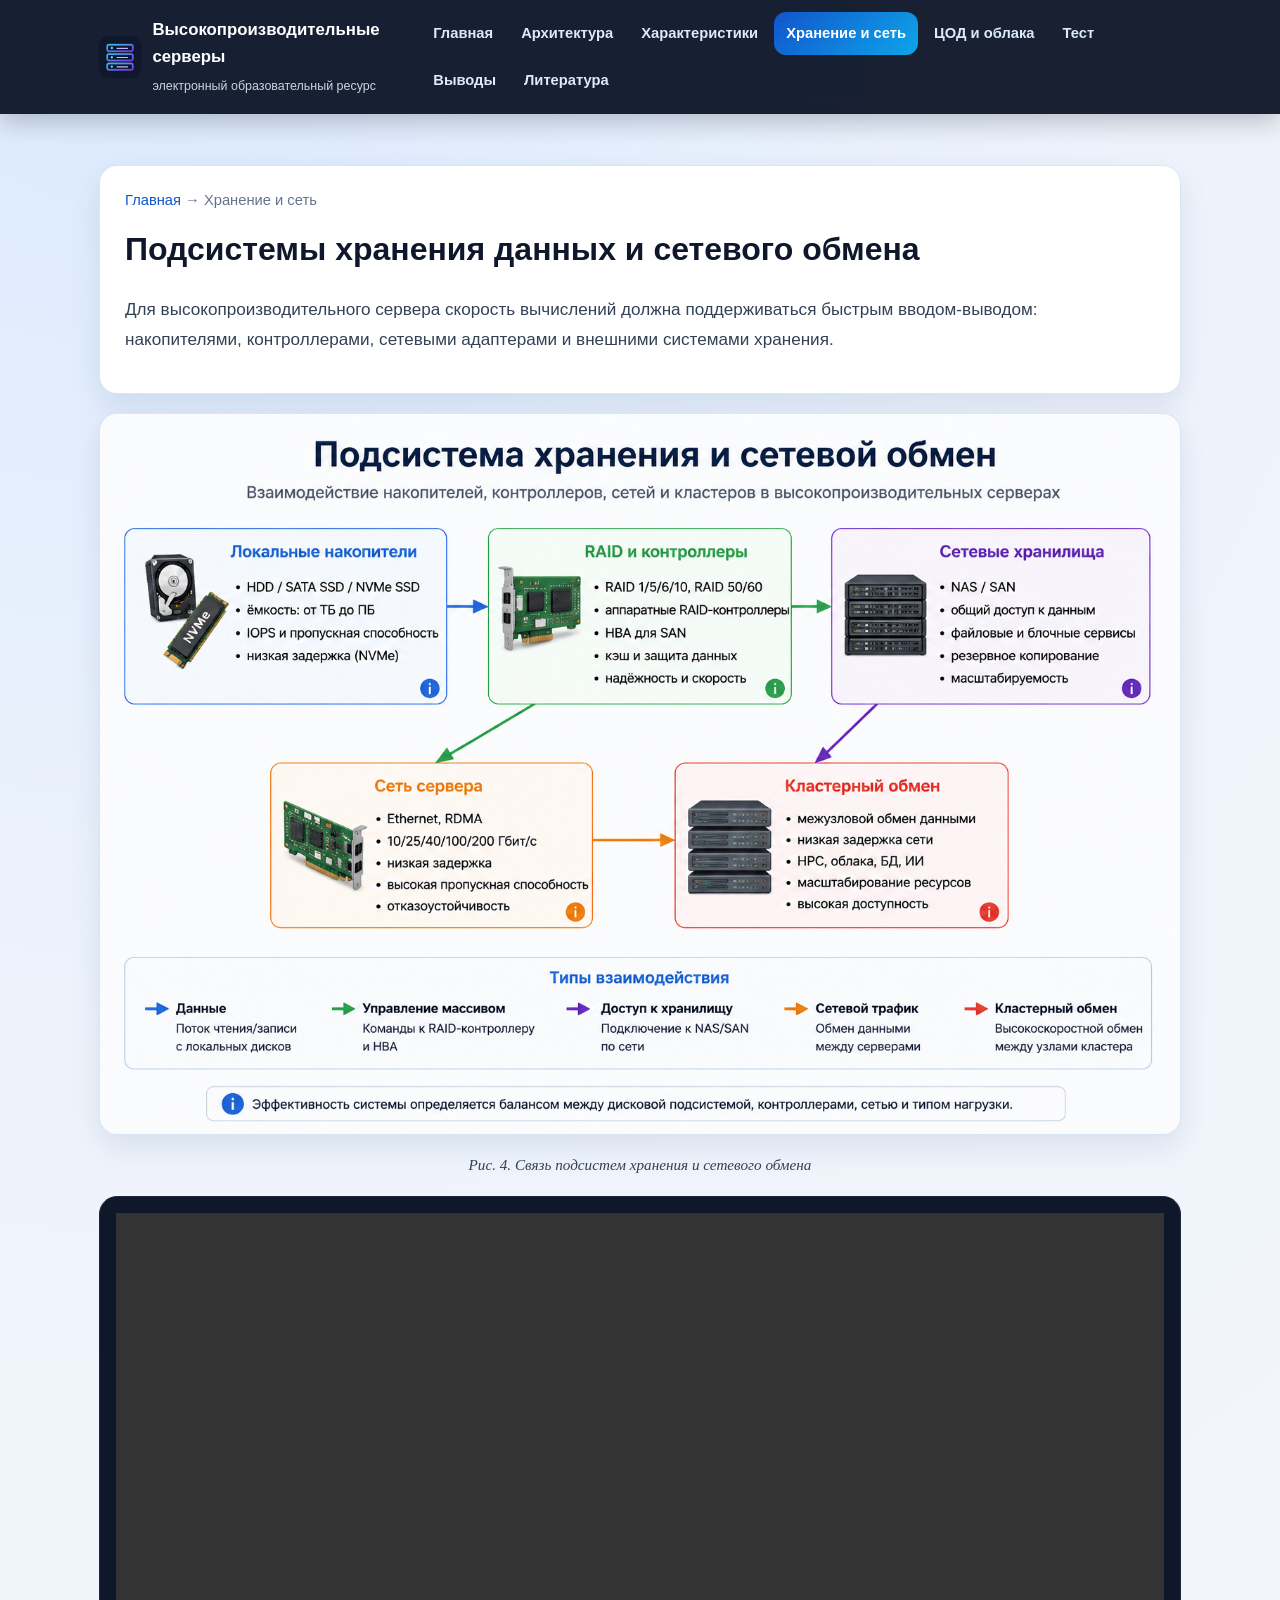
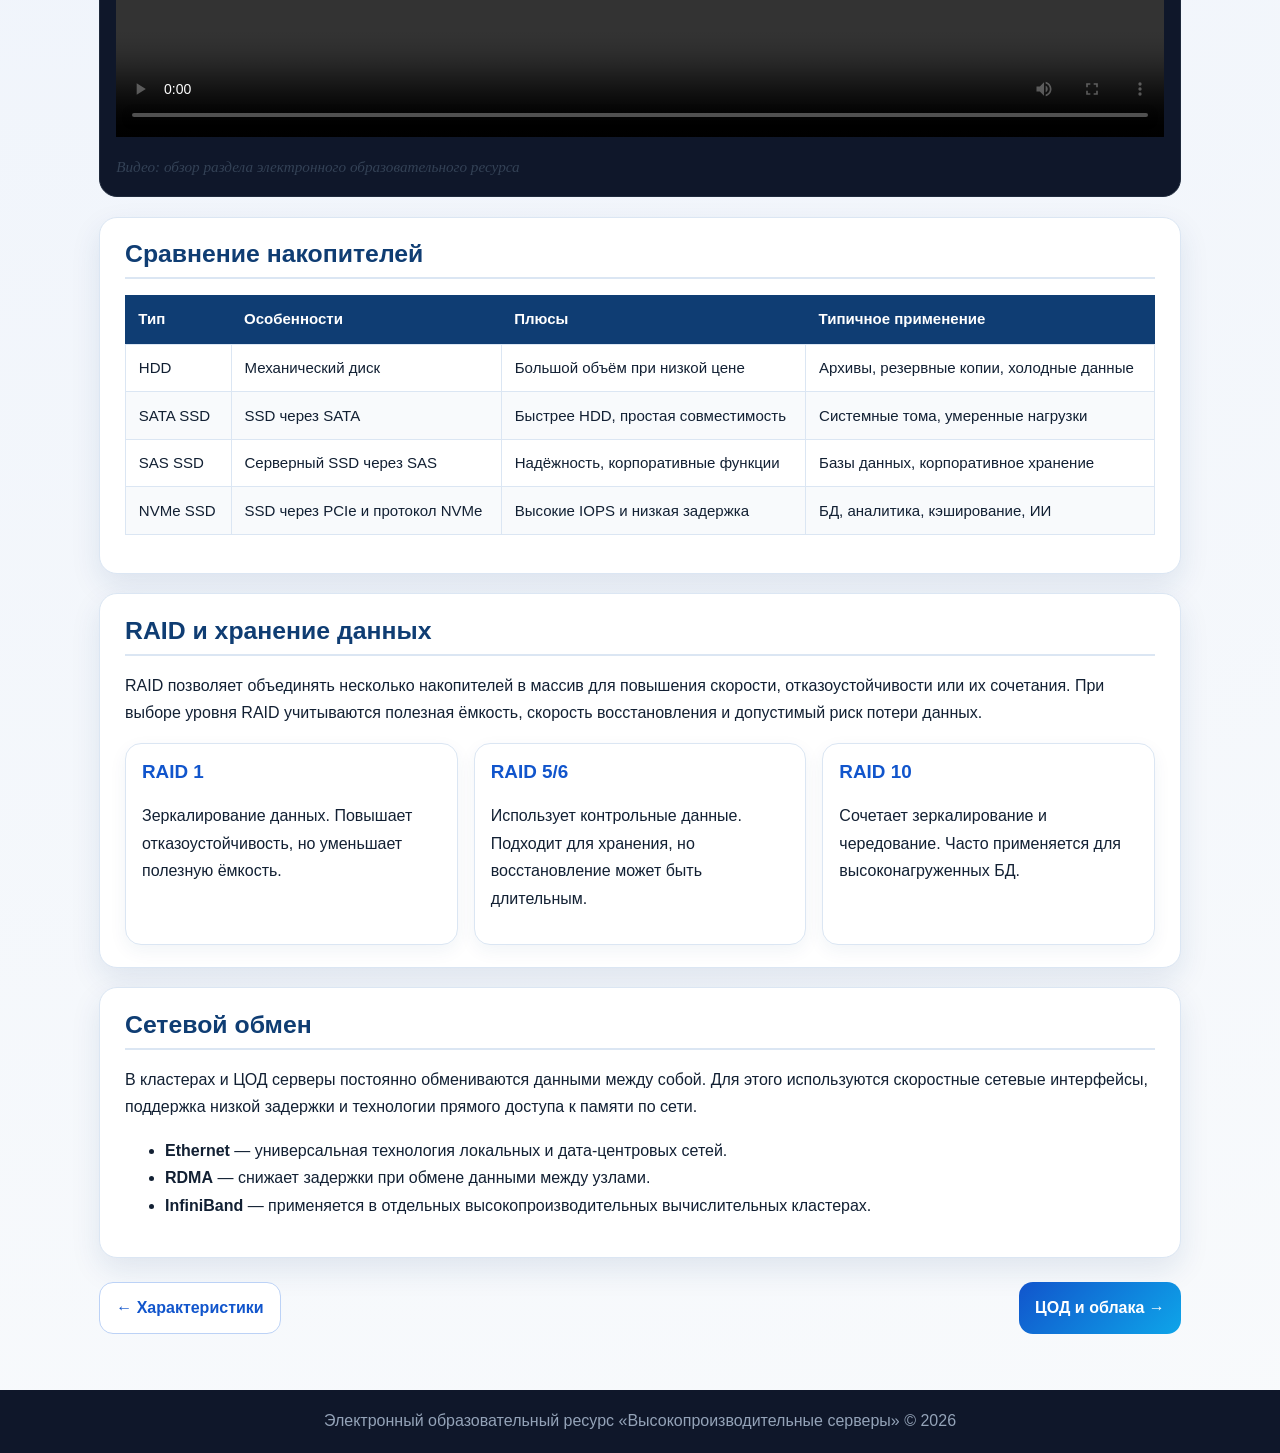
<file: storage-network.html>
<!DOCTYPE html>
<html lang="ru">
<head>
  <meta charset="UTF-8">
  <meta name="viewport" content="width=device-width, initial-scale=1.0">
  <title>Хранение и сеть — Высокопроизводительные серверы</title>
  <link rel="stylesheet" href="стили/стили.css">
</head>
<body>
<header class="site-header"><div class="header-inner">
  <a href="index.html" class="brand"><img src="изображения/логотип_сервер.png" alt="Логотип"><span><span class="brand-title">Высокопроизводительные серверы</span><br><span class="brand-sub">электронный образовательный ресурс</span></span></a>
  <button class="nav-toggle" aria-label="Меню"><span></span><span></span><span></span></button>
  <nav class="main-nav"><ul><li><a href="index.html">Главная</a></li><li><a href="architecture.html">Архитектура</a></li><li><a href="characteristics.html">Характеристики</a></li><li><a href="storage-network.html">Хранение и сеть</a></li><li><a href="datacenter-clouds.html">ЦОД и облака</a></li><li><a href="test.html">Тест</a></li><li><a href="conclusions.html">Выводы</a></li><li><a href="literature.html">Литература</a></li></ul></nav>
</div></header>
<main class="site-main">
<section class="section"><div class="breadcrumb"><a href="index.html">Главная</a> → Хранение и сеть</div><h1>Подсистемы хранения данных и сетевого обмена</h1><p class="lead">Для высокопроизводительного сервера скорость вычислений должна поддерживаться быстрым вводом-выводом: накопителями, контроллерами, сетевыми адаптерами и внешними системами хранения.</p></section>
<figure class="illustration"><img src="изображения/хранение_и_сеть.png" alt="Хранение и сеть"><figcaption>Рис. 4. Связь подсистем хранения и сетевого обмена</figcaption></figure>
<figure class="video-block">
  <video controls width="100%">
    <source src="видео/video4.mp4" type="video/mp4">
    Ваш браузер не поддерживает воспроизведение видео.
  </video>
  <figcaption>Видео: обзор раздела электронного образовательного ресурса</figcaption>
</figure>
<section class="section"><h2>Сравнение накопителей</h2><div class="table-wrap"><table><thead><tr><th>Тип</th><th>Особенности</th><th>Плюсы</th><th>Типичное применение</th></tr></thead><tbody><tr><td>HDD</td><td>Механический диск</td><td>Большой объём при низкой цене</td><td>Архивы, резервные копии, холодные данные</td></tr><tr><td>SATA SSD</td><td>SSD через SATA</td><td>Быстрее HDD, простая совместимость</td><td>Системные тома, умеренные нагрузки</td></tr><tr><td>SAS SSD</td><td>Серверный SSD через SAS</td><td>Надёжность, корпоративные функции</td><td>Базы данных, корпоративное хранение</td></tr><tr><td>NVMe SSD</td><td>SSD через PCIe и протокол NVMe</td><td>Высокие IOPS и низкая задержка</td><td>БД, аналитика, кэширование, ИИ</td></tr></tbody></table></div></section>
<section class="section"><h2>RAID и хранение данных</h2><p>RAID позволяет объединять несколько накопителей в массив для повышения скорости, отказоустойчивости или их сочетания. При выборе уровня RAID учитываются полезная ёмкость, скорость восстановления и допустимый риск потери данных.</p><div class="grid grid-3"><div class="card"><h3>RAID 1</h3><p>Зеркалирование данных. Повышает отказоустойчивость, но уменьшает полезную ёмкость.</p></div><div class="card"><h3>RAID 5/6</h3><p>Использует контрольные данные. Подходит для хранения, но восстановление может быть длительным.</p></div><div class="card"><h3>RAID 10</h3><p>Сочетает зеркалирование и чередование. Часто применяется для высоконагруженных БД.</p></div></div></section>
<section class="section"><h2>Сетевой обмен</h2><p>В кластерах и ЦОД серверы постоянно обмениваются данными между собой. Для этого используются скоростные сетевые интерфейсы, поддержка низкой задержки и технологии прямого доступа к памяти по сети.</p><ul><li><strong>Ethernet</strong> — универсальная технология локальных и дата-центровых сетей.</li><li><strong>RDMA</strong> — снижает задержки при обмене данными между узлами.</li><li><strong>InfiniBand</strong> — применяется в отдельных высокопроизводительных вычислительных кластерах.</li></ul></section>
<div class="page-nav"><a class="btn secondary" href="characteristics.html">← Характеристики</a><a class="btn" href="datacenter-clouds.html">ЦОД и облака →</a></div>
</main>
<footer class="site-footer">Электронный образовательный ресурс «Высокопроизводительные серверы» © 2026</footer>
<button class="back-to-top" aria-label="Наверх">↑</button>
<script src="скрипты/сценарий.js"></script>

</body></html>
</file>
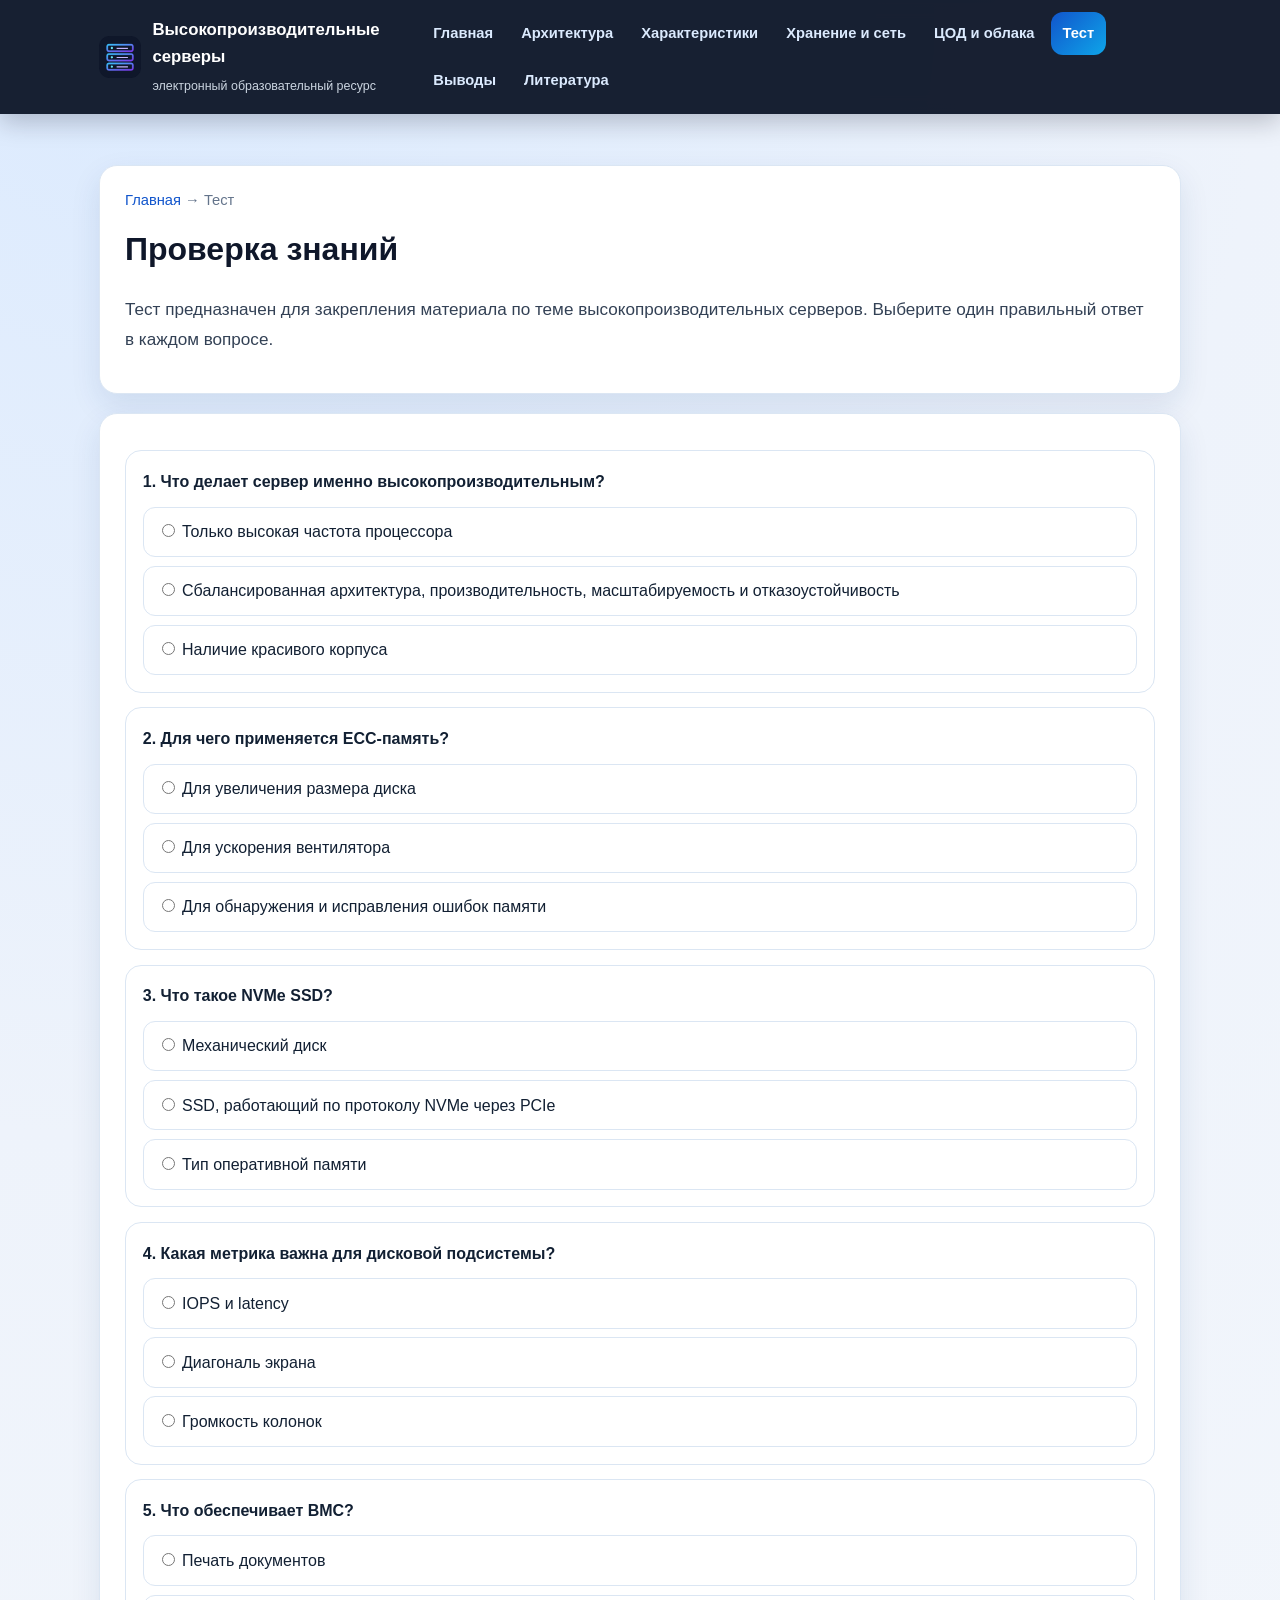
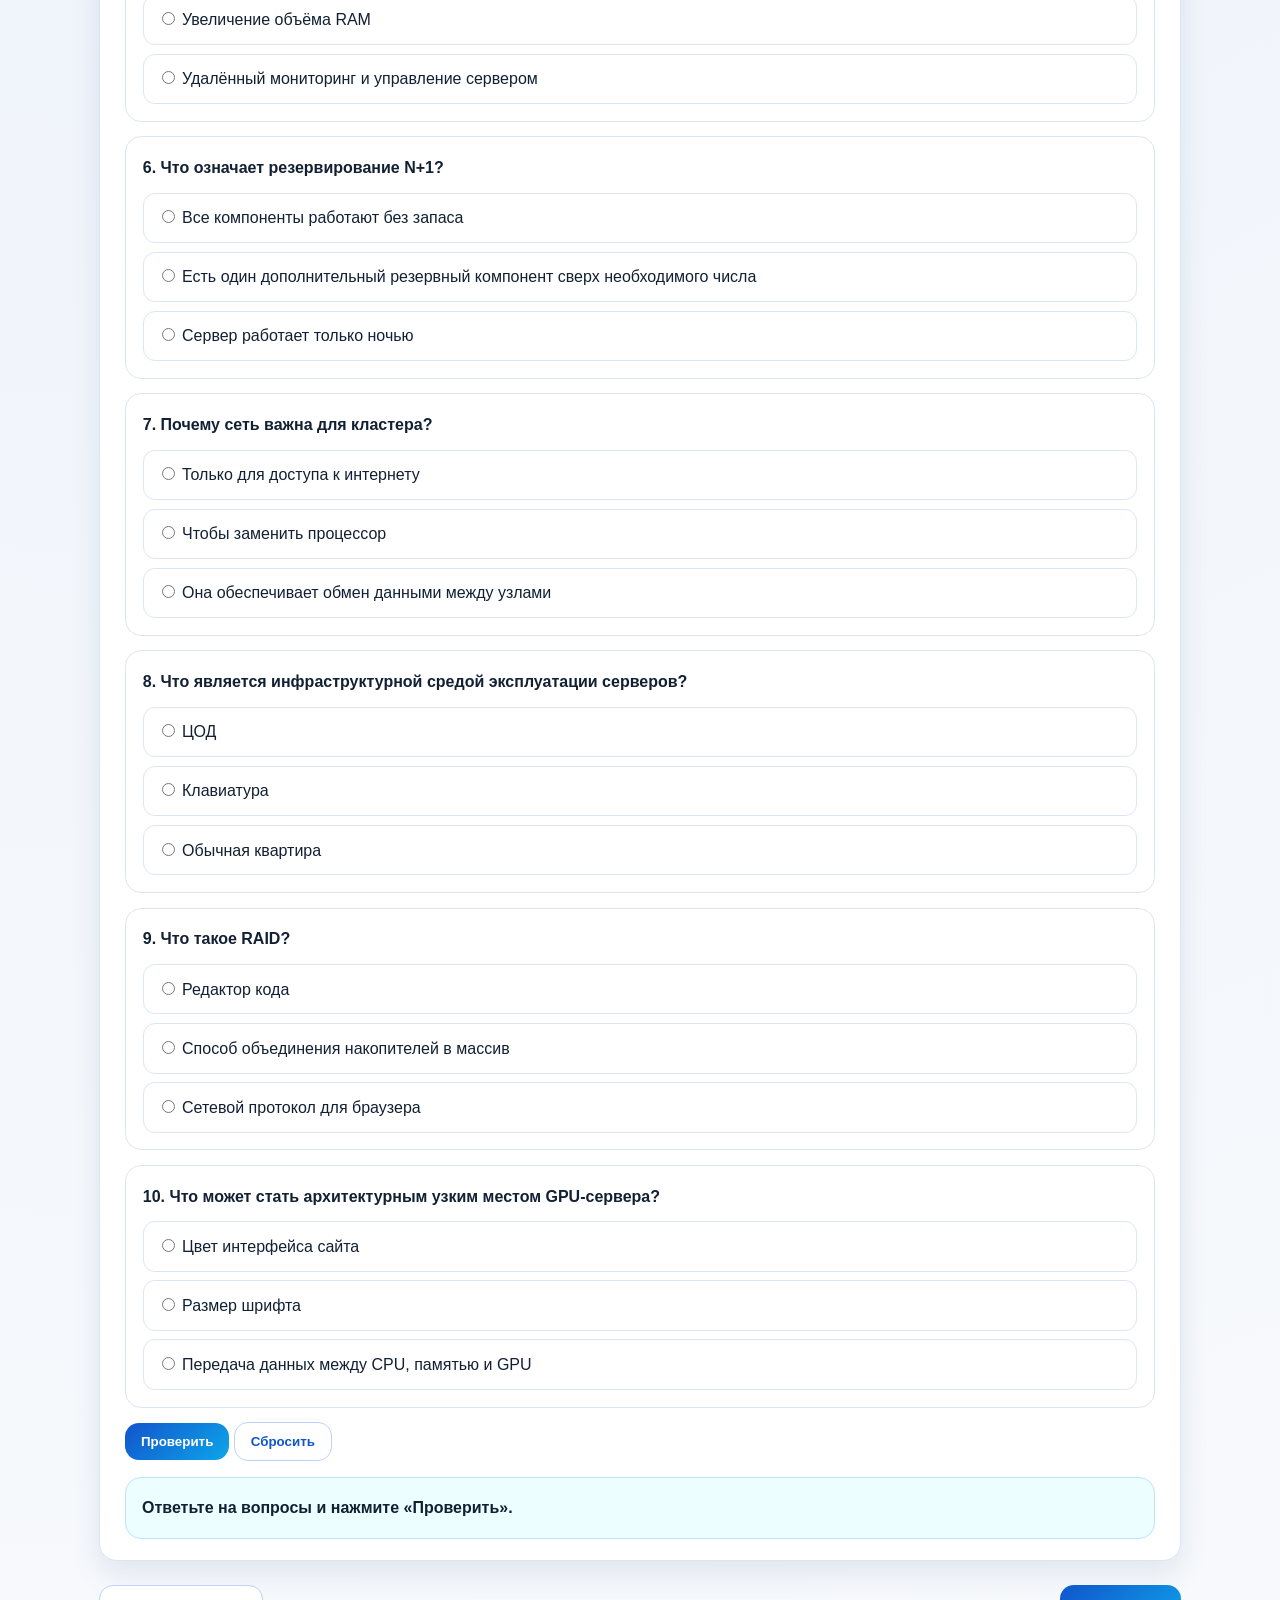
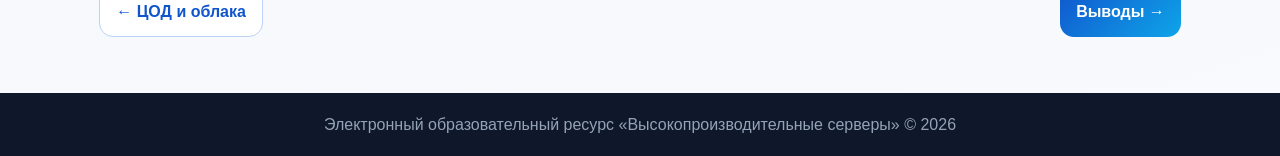
<file: test.html>
<!DOCTYPE html>
<html lang="ru">
<head>
  <meta charset="UTF-8">
  <meta name="viewport" content="width=device-width, initial-scale=1.0">
  <title>Тест — Высокопроизводительные серверы</title>
  <link rel="stylesheet" href="стили/стили.css">
</head>
<body>
<header class="site-header"><div class="header-inner">
  <a href="index.html" class="brand"><img src="изображения/логотип_сервер.png" alt="Логотип"><span><span class="brand-title">Высокопроизводительные серверы</span><br><span class="brand-sub">электронный образовательный ресурс</span></span></a>
  <button class="nav-toggle" aria-label="Меню"><span></span><span></span><span></span></button>
  <nav class="main-nav"><ul><li><a href="index.html">Главная</a></li><li><a href="architecture.html">Архитектура</a></li><li><a href="characteristics.html">Характеристики</a></li><li><a href="storage-network.html">Хранение и сеть</a></li><li><a href="datacenter-clouds.html">ЦОД и облака</a></li><li><a href="test.html">Тест</a></li><li><a href="conclusions.html">Выводы</a></li><li><a href="literature.html">Литература</a></li></ul></nav>
</div></header>
<main class="site-main">
<section class="section"><div class="breadcrumb"><a href="index.html">Главная</a> → Тест</div><h1>Проверка знаний</h1><p class="lead">Тест предназначен для закрепления материала по теме высокопроизводительных серверов. Выберите один правильный ответ в каждом вопросе.</p></section>
</figure>
<section class="section"><form id="quiz-form"><div class="quiz-card"><strong>1. Что делает сервер именно высокопроизводительным?</strong><div class="quiz-options"><label><input type="radio" name="q1" value="a"> Только высокая частота процессора</label><label><input type="radio" name="q1" value="b"> Сбалансированная архитектура, производительность, масштабируемость и отказоустойчивость</label><label><input type="radio" name="q1" value="c"> Наличие красивого корпуса</label></div></div><div class="quiz-card"><strong>2. Для чего применяется ECC-память?</strong><div class="quiz-options"><label><input type="radio" name="q2" value="a"> Для увеличения размера диска</label><label><input type="radio" name="q2" value="b"> Для ускорения вентилятора</label><label><input type="radio" name="q2" value="c"> Для обнаружения и исправления ошибок памяти</label></div></div><div class="quiz-card"><strong>3. Что такое NVMe SSD?</strong><div class="quiz-options"><label><input type="radio" name="q3" value="a"> Механический диск</label><label><input type="radio" name="q3" value="b"> SSD, работающий по протоколу NVMe через PCIe</label><label><input type="radio" name="q3" value="c"> Тип оперативной памяти</label></div></div><div class="quiz-card"><strong>4. Какая метрика важна для дисковой подсистемы?</strong><div class="quiz-options"><label><input type="radio" name="q4" value="a"> IOPS и latency</label><label><input type="radio" name="q4" value="b"> Диагональ экрана</label><label><input type="radio" name="q4" value="c"> Громкость колонок</label></div></div><div class="quiz-card"><strong>5. Что обеспечивает BMC?</strong><div class="quiz-options"><label><input type="radio" name="q5" value="a"> Печать документов</label><label><input type="radio" name="q5" value="b"> Увеличение объёма RAM</label><label><input type="radio" name="q5" value="c"> Удалённый мониторинг и управление сервером</label></div></div><div class="quiz-card"><strong>6. Что означает резервирование N+1?</strong><div class="quiz-options"><label><input type="radio" name="q6" value="a"> Все компоненты работают без запаса</label><label><input type="radio" name="q6" value="b"> Есть один дополнительный резервный компонент сверх необходимого числа</label><label><input type="radio" name="q6" value="c"> Сервер работает только ночью</label></div></div><div class="quiz-card"><strong>7. Почему сеть важна для кластера?</strong><div class="quiz-options"><label><input type="radio" name="q7" value="a"> Только для доступа к интернету</label><label><input type="radio" name="q7" value="b"> Чтобы заменить процессор</label><label><input type="radio" name="q7" value="c"> Она обеспечивает обмен данными между узлами</label></div></div><div class="quiz-card"><strong>8. Что является инфраструктурной средой эксплуатации серверов?</strong><div class="quiz-options"><label><input type="radio" name="q8" value="a"> ЦОД</label><label><input type="radio" name="q8" value="b"> Клавиатура</label><label><input type="radio" name="q8" value="c"> Обычная квартира</label></div></div><div class="quiz-card"><strong>9. Что такое RAID?</strong><div class="quiz-options"><label><input type="radio" name="q9" value="a"> Редактор кода</label><label><input type="radio" name="q9" value="b"> Способ объединения накопителей в массив</label><label><input type="radio" name="q9" value="c"> Сетевой протокол для браузера</label></div></div><div class="quiz-card"><strong>10. Что может стать архитектурным узким местом GPU-сервера?</strong><div class="quiz-options"><label><input type="radio" name="q10" value="a"> Цвет интерфейса сайта</label><label><input type="radio" name="q10" value="b"> Размер шрифта</label><label><input type="radio" name="q10" value="c"> Передача данных между CPU, памятью и GPU</label></div></div><button class="btn" type="submit">Проверить</button> <button class="btn secondary" type="button" id="reset-quiz">Сбросить</button><div id="quiz-result" class="quiz-result">Ответьте на вопросы и нажмите «Проверить».</div></form></section>
<div class="page-nav"><a class="btn secondary" href="datacenter-clouds.html">← ЦОД и облака</a><a class="btn" href="conclusions.html">Выводы →</a></div>
</main>
<footer class="site-footer">Электронный образовательный ресурс «Высокопроизводительные серверы» © 2026</footer>
<button class="back-to-top" aria-label="Наверх">↑</button>
<script src="скрипты/сценарий.js"></script>

</body></html>
</file>
<file: стили/стили.css>
:root{
  --bg:#eef3fb;--surface:#ffffff;--ink:#122033;--muted:#64748b;--line:#dbe6f3;
  --primary:#0f3d73;--primary-2:#1155cc;--cyan:#0ea5e9;--violet:#7c3aed;--green:#16a34a;--orange:#f97316;
  --soft-blue:#e9f2ff;--soft-cyan:#e6fbff;--soft-violet:#f3e8ff;--soft-green:#eafbea;
  --shadow:0 12px 30px rgba(15,61,115,.10);--radius:18px;--max:1120px;--tr:.25s ease;
}
*{box-sizing:border-box}html{scroll-behavior:smooth}body{margin:0;background:radial-gradient(circle at 10% 0,#dbeafe 0,#eef3fb 32%,#f8fafc 100%);color:var(--ink);font-family:"Segoe UI",Arial,sans-serif;line-height:1.72;min-height:100vh;display:flex;flex-direction:column}
a{color:var(--primary-2);text-decoration:none}a:hover{text-decoration:underline}.site-header{background:rgba(15,23,42,.96);position:sticky;top:0;z-index:50;box-shadow:0 8px 24px rgba(2,6,23,.22);backdrop-filter:blur(10px)}.header-inner{max-width:var(--max);margin:0 auto;padding:.75rem 1.2rem;display:flex;align-items:center;justify-content:space-between;gap:1rem}.brand{display:flex;align-items:center;gap:.7rem;color:#fff;text-decoration:none}.brand img{width:42px;height:42px}.brand-title{font-weight:800;font-size:1.05rem;line-height:1.2}.brand-sub{font-size:.78rem;color:#cbd5e1}.nav-toggle{display:none;background:none;border:1px solid rgba(255,255,255,.25);border-radius:12px;padding:.35rem .55rem;color:#fff;cursor:pointer}.nav-toggle span{display:block;width:24px;height:2px;background:#fff;margin:5px 0;border-radius:2px}.main-nav ul{list-style:none;padding:0;margin:0;display:flex;gap:.25rem;flex-wrap:wrap}.main-nav a{display:block;color:#dbeafe;font-weight:650;padding:.55rem .75rem;border-radius:12px;font-size:.92rem}.main-nav a:hover,.main-nav a.active{background:linear-gradient(135deg,#1155cc,#0ea5e9);color:#fff;text-decoration:none}.site-main{flex:1;max-width:var(--max);width:100%;margin:0 auto;padding:2rem 1.2rem 3.5rem}.hero{border-radius:28px;overflow:hidden;box-shadow:var(--shadow);background:#0f172a;margin-bottom:1.6rem}.hero img{display:block;width:100%;height:auto}.section{background:var(--surface);border:1px solid var(--line);border-radius:var(--radius);box-shadow:var(--shadow);padding:1.35rem 1.55rem;margin:1.2rem 0}.section h1,.section h2,.section h3{font-family:"Segoe UI",Arial,sans-serif;margin-top:0;line-height:1.25}.section h1{font-size:2rem;color:#0f172a}.section h2{font-size:1.55rem;color:var(--primary);border-bottom:2px solid var(--line);padding-bottom:.45rem;margin-bottom:.8rem}.section h3{font-size:1.18rem;color:#1155cc}.lead{font-size:1.07rem;color:#334155}.muted{color:var(--muted)}.breadcrumb{font-size:.92rem;color:var(--muted);margin-bottom:1rem}.grid{display:grid;gap:1rem}.grid-2{grid-template-columns:repeat(2,minmax(0,1fr))}.grid-3{grid-template-columns:repeat(3,minmax(0,1fr))}.grid-4{grid-template-columns:repeat(4,minmax(0,1fr))}.card{background:#fff;border:1px solid var(--line);border-radius:16px;padding:1rem;box-shadow:0 6px 18px rgba(15,61,115,.06);transition:transform var(--tr),box-shadow var(--tr)}.card:hover{transform:translateY(-3px);box-shadow:0 14px 32px rgba(15,61,115,.14)}.card-icon{width:52px;height:52px;border-radius:15px;background:linear-gradient(135deg,#dbeafe,#e0f2fe);display:grid;place-items:center;color:#1155cc;font-weight:900;font-size:1.5rem;margin-bottom:.75rem}.nav-card{display:block;color:var(--ink)}.nav-card:hover{text-decoration:none}.badge{display:inline-block;padding:.22rem .6rem;border-radius:999px;background:#e0f2fe;color:#075985;font-size:.8rem;font-weight:700}.note{border-left:5px solid var(--cyan);background:#f0f9ff;border-radius:0 14px 14px 0;padding:1rem 1.15rem;margin:1rem 0}.warning{border-left:5px solid var(--orange);background:#fff7ed;border-radius:0 14px 14px 0;padding:1rem 1.15rem;margin:1rem 0}.illustration{margin:1.1rem 0;text-align:center}.illustration img{max-width:100%;border-radius:18px;border:1px solid var(--line);box-shadow:var(--shadow);background:#fff}.illustration figcaption,.video-block figcaption{font-family:Georgia,"Times New Roman",serif;font-style:italic;color:#334155;font-size:.95rem;margin-top:.55rem}.video-block{background:#0f172a;border-radius:18px;border:1px solid #1e293b;padding:1rem;margin:1.1rem 0;color:#e2e8f0}.video-placeholder{height:220px;border:2px dashed #38bdf8;border-radius:16px;display:grid;place-items:center;text-align:center;background:linear-gradient(135deg,rgba(56,189,248,.08),rgba(124,58,237,.08));padding:1rem}.video-placeholder strong{display:block;color:#fff;font-size:1.1rem}.table-wrap{overflow-x:auto;margin:1rem 0}table{width:100%;border-collapse:collapse;background:#fff;font-size:.94rem}th{background:#0f3d73;color:#fff;text-align:left;padding:.7rem .8rem}td{border:1px solid var(--line);padding:.65rem .8rem;vertical-align:top}tbody tr:nth-child(even){background:#f8fafc}.metric{display:flex;align-items:flex-start;gap:.8rem}.metric-num{min-width:44px;height:44px;border-radius:14px;background:linear-gradient(135deg,#1155cc,#38bdf8);display:grid;place-items:center;color:#fff;font-weight:900}.code-block{background:#0b1220;color:#e5e7eb;border-radius:14px;padding:1rem;overflow:auto;white-space:pre;font-family:Consolas,"Courier New",monospace;font-size:.86rem;line-height:1.55}.quiz-card{padding:1.05rem;border:1px solid var(--line);border-radius:16px;background:#fff;margin:.9rem 0}.quiz-options{display:grid;gap:.55rem;margin-top:.7rem}.quiz-options label{display:block;padding:.65rem .8rem;border:1px solid var(--line);border-radius:12px;cursor:pointer}.quiz-options label:hover{background:#eff6ff}.quiz-result{background:#ecfeff;border:1px solid #bae6fd;border-radius:16px;padding:1rem;margin-top:1rem;font-weight:700}.accordion-item{border:1px solid var(--line);border-radius:14px;background:#fff;margin:.7rem 0;overflow:hidden}.accordion-btn{width:100%;border:0;background:#f8fafc;text-align:left;padding:.8rem 1rem;font-weight:800;color:#0f3d73;cursor:pointer}.accordion-content{display:none;padding:0 1rem 1rem}.accordion-item.open .accordion-content{display:block}.page-nav{display:flex;justify-content:space-between;gap:1rem;margin-top:1.5rem}.btn{display:inline-flex;align-items:center;gap:.45rem;background:linear-gradient(135deg,#1155cc,#0ea5e9);color:#fff;border:0;border-radius:14px;padding:.7rem 1rem;font-weight:750;cursor:pointer;text-decoration:none}.btn:hover{text-decoration:none;filter:brightness(1.05)}.btn.secondary{background:#fff;color:#1155cc;border:1px solid #bcd2f6}.back-to-top{position:fixed;right:20px;bottom:20px;width:46px;height:46px;border-radius:14px;border:0;background:#0f172a;color:#fff;font-size:1.3rem;box-shadow:var(--shadow);display:none;cursor:pointer}.back-to-top.visible{display:block}.site-footer{background:#0f172a;color:#94a3b8;text-align:center;padding:1.1rem}.site-footer a{color:#bfdbfe}.ref-list li{margin-bottom:.75rem}.status-row{display:flex;flex-wrap:wrap;gap:.65rem;margin:.8rem 0}.pill{display:inline-flex;align-items:center;gap:.4rem;background:#eef2ff;border:1px solid #c7d2fe;color:#3730a3;border-radius:999px;padding:.35rem .7rem;font-weight:700;font-size:.86rem}
@media(max-width:820px){.nav-toggle{display:block}.main-nav{display:none;position:absolute;left:1rem;right:1rem;top:68px;background:#0f172a;border:1px solid rgba(255,255,255,.12);border-radius:16px;padding:.7rem}.main-nav.open{display:block}.main-nav ul{display:block}.main-nav a{padding:.8rem}.grid-2,.grid-3,.grid-4{grid-template-columns:1fr}.section h1{font-size:1.65rem}.page-nav{flex-direction:column}.header-inner{position:relative}}
</file>
